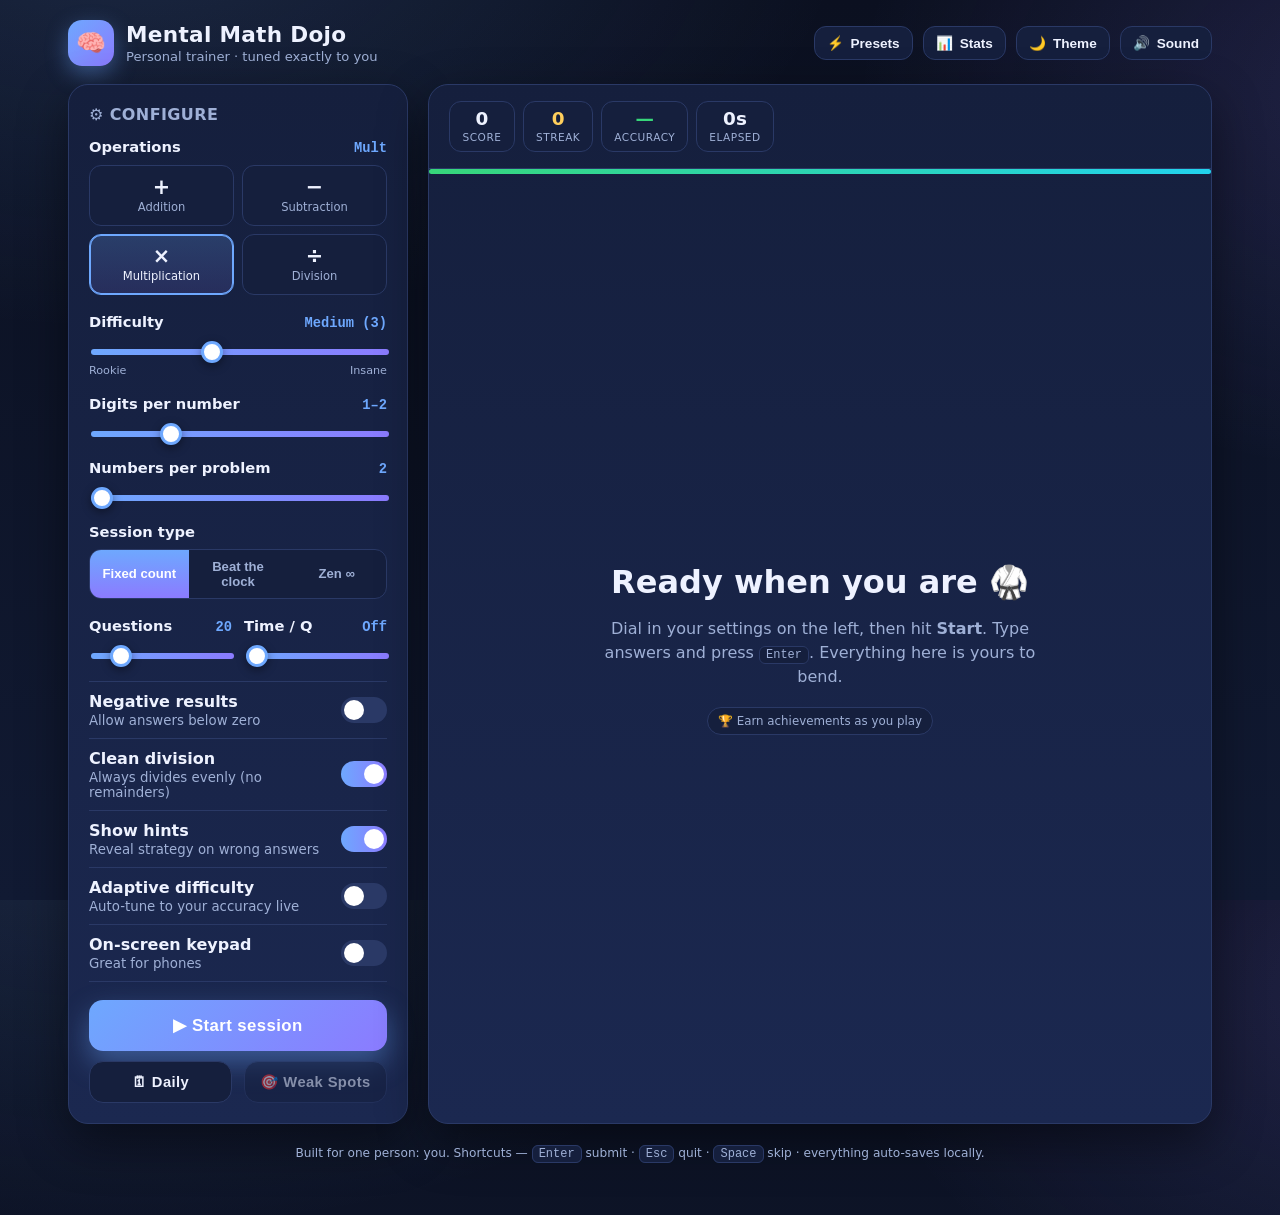
<file: mental-math.html>
<!DOCTYPE html>
<html lang="en">
<head>
<meta charset="UTF-8">
<meta name="viewport" content="width=device-width, initial-scale=1.0, viewport-fit=cover">
<meta name="theme-color" content="#0b1020">
<title>Mental Math Dojo</title>
<style>
  :root{
    --bg:#0b1020; --bg2:#111a33; --panel:#151f3d; --panel2:#1b2850;
    --ink:#eef2ff; --muted:#9fb0d6; --line:#2a3966;
    --brand:#6ea8fe; --brand2:#8b7bff; --good:#37d67a; --bad:#ff6b6b;
    --warn:#ffcf5c; --accent:#22d3ee;
    --card-radius:20px; --shadow:0 18px 50px rgba(0,0,0,.45);
    --font:'SF Pro Display',-apple-system,BlinkMacSystemFont,'Segoe UI',Roboto,Inter,system-ui,sans-serif;
    --mono:'SF Mono',ui-monospace,'JetBrains Mono',Menlo,Consolas,monospace;
  }
  :root[data-theme="light"]{
    --bg:#eef2fb; --bg2:#e3e9f7; --panel:#ffffff; --panel2:#f3f6ff;
    --ink:#0e1630; --muted:#586089; --line:#d7defa;
    --brand:#3567e6; --brand2:#7a5bff; --good:#12a150; --bad:#e0384f;
    --warn:#c98a00; --accent:#0aa2c0; --shadow:0 18px 50px rgba(30,50,120,.18);
  }
  *{box-sizing:border-box;-webkit-tap-highlight-color:transparent}
  html,body{margin:0;height:100%}

  /* ---- accessibility ---- */
  .sr-only{position:absolute!important;width:1px;height:1px;padding:0;margin:-1px;overflow:hidden;clip:rect(0,0,0,0);white-space:nowrap;border:0}
  .skip-link{position:absolute;left:8px;top:-48px;z-index:100;background:var(--brand);color:#fff;padding:10px 16px;border-radius:10px;font-weight:700;transition:top .15s;text-decoration:none}
  .skip-link:focus{top:8px}
  /* Visible, high-contrast focus ring on every interactive element */
  a:focus-visible,button:focus-visible,input:focus-visible,[tabindex]:focus-visible,.op:focus-visible,.preset:focus-visible,.sw input:focus-visible + span{
    outline:3px solid var(--accent);outline-offset:3px;border-radius:10px;
  }
  .answer:focus-visible{outline:3px solid var(--accent);outline-offset:3px}
  @media (prefers-reduced-motion: reduce){
    *,*::before,*::after{animation-duration:.001ms!important;animation-iteration-count:1!important;transition-duration:.001ms!important;scroll-behavior:auto!important}
  }
  body{
    font-family:var(--font); color:var(--ink);
    background:
      radial-gradient(1200px 700px at 10% -10%, rgba(110,168,254,.16), transparent 60%),
      radial-gradient(1000px 700px at 110% 10%, rgba(139,123,255,.16), transparent 55%),
      linear-gradient(180deg,var(--bg),var(--bg2));
    min-height:100%; -webkit-font-smoothing:antialiased; overflow-x:hidden;
    transition:background .4s ease,color .3s ease;
  }
  .wrap{max-width:1180px;margin:0 auto;padding:20px 18px 60px}
  header.top{
    display:flex;align-items:center;justify-content:space-between;gap:14px;
    margin-bottom:18px;flex-wrap:wrap;
  }
  .brand{display:flex;align-items:center;gap:12px}
  .logo{
    width:46px;height:46px;border-radius:14px;display:grid;place-items:center;
    background:linear-gradient(135deg,var(--brand),var(--brand2));
    box-shadow:0 8px 22px rgba(110,168,254,.4);font-size:24px;
  }
  .brand h1{font-size:1.35rem;margin:0;letter-spacing:.3px}
  .brand .sub{color:var(--muted);font-size:.82rem;margin-top:2px}
  .top-actions{display:flex;gap:10px;align-items:center;flex-wrap:wrap}
  .chip{
    background:var(--panel);border:1px solid var(--line);color:var(--ink);
    padding:8px 12px;border-radius:12px;font-size:.85rem;cursor:pointer;
    display:flex;align-items:center;gap:7px;font-weight:600;transition:.15s;
  }
  .chip:hover{border-color:var(--brand);transform:translateY(-1px)}
  .chip .k{color:var(--muted);font-weight:500}

  .grid{display:grid;grid-template-columns:340px 1fr;gap:20px}
  @media(max-width:900px){.grid{grid-template-columns:1fr}}

  .card{
    background:linear-gradient(180deg,var(--panel),var(--panel2));
    border:1px solid var(--line);border-radius:var(--card-radius);
    box-shadow:var(--shadow);
  }
  .pad{padding:20px}
  .settings h2,.stage h2{margin:0 0 14px;font-size:1rem;letter-spacing:.4px;text-transform:uppercase;color:var(--muted)}

  .field{margin-bottom:18px}
  .field > label{display:flex;justify-content:space-between;align-items:baseline;font-weight:600;font-size:.92rem;margin-bottom:9px}
  .field .val{color:var(--brand);font-variant-numeric:tabular-nums;font-family:var(--mono);font-size:.86rem}

  .ops{display:grid;grid-template-columns:repeat(2,1fr);gap:8px}
  .op{
    border:1px solid var(--line);background:var(--panel);border-radius:12px;
    padding:11px 8px;text-align:center;cursor:pointer;transition:.15s;user-select:none;
    display:flex;flex-direction:column;gap:2px;align-items:center;
    font:inherit;color:inherit;width:100%;
  }
  .op .sym{font-size:1.3rem;font-weight:700;line-height:1}
  .op .nm{font-size:.72rem;color:var(--muted)}
  .op.on{border-color:var(--brand);background:linear-gradient(180deg,rgba(110,168,254,.22),rgba(139,123,255,.14));box-shadow:inset 0 0 0 1px var(--brand)}
  .op.on .nm{color:var(--ink)}

  input[type=range]{
    -webkit-appearance:none;width:100%;height:6px;border-radius:6px;
    background:linear-gradient(90deg,var(--brand),var(--brand2));outline:none;
  }
  input[type=range]::-webkit-slider-thumb{
    -webkit-appearance:none;width:22px;height:22px;border-radius:50%;
    background:#fff;border:3px solid var(--brand);cursor:pointer;box-shadow:0 3px 10px rgba(0,0,0,.4)
  }
  input[type=range]::-moz-range-thumb{width:22px;height:22px;border-radius:50%;background:#fff;border:3px solid var(--brand);cursor:pointer}

  .seg{display:flex;background:var(--panel);border:1px solid var(--line);border-radius:12px;overflow:hidden}
  .seg button{flex:1;border:0;background:transparent;color:var(--muted);padding:9px 6px;font-weight:600;cursor:pointer;font-size:.82rem;transition:.15s}
  .seg button.on{background:linear-gradient(180deg,var(--brand),var(--brand2));color:#fff}

  .rowtwo{display:grid;grid-template-columns:1fr 1fr;gap:12px}

  .toggle{display:flex;align-items:center;justify-content:space-between;gap:10px;padding:10px 0;border-top:1px solid var(--line)}
  .toggle small{color:var(--muted);display:block;font-weight:400;margin-top:2px}
  .sw{position:relative;width:46px;height:26px;flex:0 0 auto}
  .sw input{opacity:0;width:0;height:0}
  .sw span{position:absolute;inset:0;background:var(--line);border-radius:20px;transition:.2s;cursor:pointer}
  .sw span::before{content:"";position:absolute;width:20px;height:20px;left:3px;top:3px;background:#fff;border-radius:50%;transition:.2s}
  .sw input:checked + span{background:linear-gradient(90deg,var(--brand),var(--brand2))}
  .sw input:checked + span::before{transform:translateX(20px)}

  .btn{
    width:100%;border:0;border-radius:14px;padding:15px;font-size:1.05rem;font-weight:800;
    cursor:pointer;letter-spacing:.4px;color:#fff;
    background:linear-gradient(135deg,var(--brand),var(--brand2));
    box-shadow:0 12px 28px rgba(110,168,254,.4);transition:.15s;
  }
  .btn:hover{transform:translateY(-2px);filter:brightness(1.06)}
  .btn.ghost{background:var(--panel);color:var(--ink);border:1px solid var(--line);box-shadow:none}
  .btn.small{padding:11px;font-size:.92rem}

  /* Stage */
  .stage{min-height:520px;display:flex;flex-direction:column}
  .stage-head{display:flex;justify-content:space-between;align-items:center;padding:16px 20px;border-bottom:1px solid var(--line);gap:12px;flex-wrap:wrap}
  .metrics{display:flex;gap:8px;flex-wrap:wrap}
  .metric{background:var(--panel);border:1px solid var(--line);border-radius:12px;padding:8px 12px;text-align:center;min-width:66px}
  .metric .n{font-size:1.15rem;font-weight:800;font-variant-numeric:tabular-nums;line-height:1}
  .metric .l{font-size:.66rem;color:var(--muted);text-transform:uppercase;letter-spacing:.5px;margin-top:3px}
  .metric.good .n{color:var(--good)} .metric.bad .n{color:var(--bad)} .metric.streak .n{color:var(--warn)}

  .timerbar{height:5px;background:var(--line);border-radius:5px;overflow:hidden;margin:0}
  .timerbar > i{display:block;height:100%;background:linear-gradient(90deg,var(--good),var(--accent));width:100%;transition:width .1s linear}
  .timerbar.warn > i{background:linear-gradient(90deg,var(--warn),var(--bad))}

  .play{flex:1;display:flex;flex-direction:column;align-items:center;justify-content:center;padding:34px 20px;text-align:center;position:relative}

  .qcount{color:var(--muted);font-size:.82rem;letter-spacing:.5px;margin-bottom:10px}
  .problem{
    font-size:clamp(2.6rem,9vw,5rem);font-weight:800;letter-spacing:1px;
    font-variant-numeric:tabular-nums;margin:6px 0 4px;line-height:1.05;
  }
  .problem .q{color:var(--brand)}
  .answer-wrap{margin-top:18px;width:min(360px,90%)}
  .answer{
    width:100%;text-align:center;font-size:2.2rem;font-weight:800;font-family:var(--mono);
    padding:14px;border-radius:16px;border:2px solid var(--line);background:var(--panel);
    color:var(--ink);outline:none;font-variant-numeric:tabular-nums;
  }
  .answer:focus{border-color:var(--brand);box-shadow:0 0 0 4px rgba(110,168,254,.2)}
  .answer.ok{border-color:var(--good);box-shadow:0 0 0 4px rgba(55,214,122,.22)}
  .answer.no{border-color:var(--bad);box-shadow:0 0 0 4px rgba(255,107,107,.22);animation:shake .4s}
  @keyframes shake{0%,100%{transform:translateX(0)}20%,60%{transform:translateX(-9px)}40%,80%{transform:translateX(9px)}}
  .hintline{min-height:24px;margin-top:12px;color:var(--muted);font-size:.9rem}
  .hintline.good{color:var(--good)} .hintline.bad{color:var(--bad)}

  /* keypad */
  .keypad{display:grid;grid-template-columns:repeat(3,1fr);gap:9px;width:min(340px,92%);margin-top:18px}
  .keypad button{
    padding:16px 0;font-size:1.35rem;font-weight:700;border-radius:14px;border:1px solid var(--line);
    background:var(--panel);color:var(--ink);cursor:pointer;font-family:var(--mono);transition:.1s;
  }
  .keypad button:active{transform:scale(.94);background:var(--panel2)}
  .keypad button.wide{grid-column:span 1}
  .keypad button.act{background:linear-gradient(135deg,var(--brand),var(--brand2));color:#fff;border:0}
  .keypad button.del{color:var(--bad)}

  .center-msg{text-align:center;max-width:440px}
  .center-msg .big{font-size:2rem;font-weight:800;margin-bottom:8px}
  .center-msg p{color:var(--muted);line-height:1.5}

  /* results */
  .results{padding:28px 22px;display:flex;flex-direction:column;align-items:center;gap:18px;flex:1;justify-content:center}
  .score-ring{position:relative;width:170px;height:170px}
  .score-ring .pct{position:absolute;inset:0;display:grid;place-items:center;flex-direction:column;text-align:center}
  .score-ring .pct b{font-size:2.6rem;line-height:1}
  .score-ring .pct span{color:var(--muted);font-size:.78rem}
  .res-grid{display:grid;grid-template-columns:repeat(4,1fr);gap:10px;width:100%;max-width:560px}
  @media(max-width:560px){.res-grid{grid-template-columns:repeat(2,1fr)}}
  .res-grid .metric{min-width:0}
  .res-actions{display:flex;gap:12px;width:100%;max-width:420px;flex-wrap:wrap}
  .res-actions .btn{flex:1;min-width:140px}

  .review{width:100%;max-width:620px;margin-top:6px}
  .review h3{font-size:.85rem;text-transform:uppercase;color:var(--muted);letter-spacing:.5px;margin:0 0 8px}
  .review-item{display:flex;justify-content:space-between;align-items:center;gap:10px;background:var(--panel);border:1px solid var(--line);border-radius:12px;padding:10px 14px;margin-bottom:7px;font-family:var(--mono);font-size:.95rem}
  .review-item .yours{color:var(--bad)} .review-item .right{color:var(--good);font-weight:700}
  .review-item.ok .right{color:var(--good)}
  .review-item .t{color:var(--muted);font-size:.8rem;font-family:var(--font)}

  /* toast + confetti */
  .toast{position:fixed;left:50%;bottom:26px;transform:translateX(-50%) translateY(30px);opacity:0;background:var(--panel);border:1px solid var(--line);padding:12px 18px;border-radius:14px;box-shadow:var(--shadow);font-weight:700;transition:.25s;z-index:60;pointer-events:none}
  .toast.show{opacity:1;transform:translateX(-50%) translateY(0)}
  canvas.fx{position:fixed;inset:0;pointer-events:none;z-index:50}

  /* modal */
  .modal-bg{position:fixed;inset:0;background:rgba(4,8,20,.6);backdrop-filter:blur(6px);display:none;place-items:center;z-index:70;padding:18px}
  .modal-bg.show{display:grid}
  .modal{width:min(560px,100%);max-height:86vh;overflow:auto}
  .modal .pad{padding:24px}
  .modal h2{margin-top:0}
  .kv{display:flex;justify-content:space-between;padding:9px 0;border-bottom:1px solid var(--line);font-size:.92rem}
  .kv b{font-variant-numeric:tabular-nums}
  .preset-grid{display:grid;grid-template-columns:1fr 1fr;gap:10px;margin-top:6px}
  .preset{border:1px solid var(--line);background:var(--panel);border-radius:14px;padding:14px;cursor:pointer;transition:.15s;font:inherit;color:inherit;text-align:left;width:100%}
  .preset:hover{border-color:var(--brand);transform:translateY(-2px)}
  .preset .pt{font-weight:800;margin-bottom:3px}
  .preset .pd{font-size:.76rem;color:var(--muted)}
  .close-x{cursor:pointer;color:var(--muted);font-size:1.3rem;border:0;background:none}

  .badges{display:flex;flex-wrap:wrap;gap:8px}
  .badge{font-size:.74rem;padding:6px 10px;border-radius:20px;border:1px solid var(--line);background:var(--panel);color:var(--muted)}
  .badge.earned{border-color:var(--warn);color:var(--warn);background:linear-gradient(180deg,rgba(255,207,92,.14),transparent)}

  .footer-note{text-align:center;color:var(--muted);font-size:.76rem;margin-top:22px}
  .kbd{font-family:var(--mono);font-size:.75rem;background:var(--panel);border:1px solid var(--line);border-radius:6px;padding:1px 6px}
  .hidden{display:none!important}
  .spark{display:flex;align-items:flex-end;gap:3px;height:34px}
  .spark i{width:7px;background:linear-gradient(180deg,var(--brand),var(--brand2));border-radius:3px 3px 0 0;transition:height .3s}
  .trend{display:flex;align-items:flex-end;gap:5px;height:90px;padding:10px;background:var(--panel);border:1px solid var(--line);border-radius:12px}
  .trend i{flex:1;min-width:6px;background:linear-gradient(180deg,var(--accent),var(--brand));border-radius:4px 4px 0 0;transition:height .3s}
</style>
</head>
<body>
<a href="#stage" class="skip-link">Skip to the practice area</a>
<div class="wrap">
  <header class="top">
    <div class="brand">
      <div class="logo" aria-hidden="true">🧠</div>
      <div>
        <h1>Mental Math Dojo</h1>
        <div class="sub">Personal trainer · tuned exactly to you</div>
      </div>
    </div>
    <nav class="top-actions" aria-label="App controls">
      <button class="chip" id="btnPresets"><span aria-hidden="true">⚡</span> <span>Presets</span></button>
      <button class="chip" id="btnStats"><span aria-hidden="true">📊</span> <span>Stats</span></button>
      <button class="chip" id="btnTheme" aria-pressed="false"><span aria-hidden="true">🌙</span> <span>Theme</span></button>
      <button class="chip" id="btnSound" aria-pressed="true"><span aria-hidden="true">🔊</span> <span>Sound</span></button>
    </nav>
  </header>

  <div class="grid">
    <!-- ============ SETTINGS ============ -->
    <section class="card settings pad" aria-labelledby="cfgH">
      <h2 id="cfgH"><span aria-hidden="true">⚙️</span> Configure</h2>

      <div class="field" role="group" aria-labelledby="opsLabel">
        <label id="opsLabel">Operations <span class="val" id="opsVal">Mixed</span></label>
        <div class="ops" id="ops">
          <button type="button" class="op" data-op="add" aria-pressed="false"><span class="sym" aria-hidden="true">+</span><span class="nm">Addition</span></button>
          <button type="button" class="op" data-op="sub" aria-pressed="false"><span class="sym" aria-hidden="true">−</span><span class="nm">Subtraction</span></button>
          <button type="button" class="op" data-op="mul" aria-pressed="false"><span class="sym" aria-hidden="true">×</span><span class="nm">Multiplication</span></button>
          <button type="button" class="op" data-op="div" aria-pressed="false"><span class="sym" aria-hidden="true">÷</span><span class="nm">Division</span></button>
        </div>
      </div>

      <div class="field">
        <label for="diff">Difficulty <span class="val" id="diffVal">Medium (3)</span></label>
        <input type="range" id="diff" min="1" max="6" step="1" value="3" aria-describedby="diffVal">
        <div style="display:flex;justify-content:space-between;color:var(--muted);font-size:.7rem;margin-top:5px" aria-hidden="true">
          <span>Rookie</span><span>Insane</span>
        </div>
      </div>

      <div class="field">
        <label for="digits">Digits per number <span class="val" id="digitsVal">1–2</span></label>
        <input type="range" id="digits" min="1" max="5" step="1" value="2" aria-describedby="digitsVal">
      </div>

      <div class="field">
        <label for="terms">Numbers per problem <span class="val" id="termsVal">2</span></label>
        <input type="range" id="terms" min="2" max="5" step="1" value="2" aria-describedby="termsVal">
      </div>

      <div class="field" role="group" aria-labelledby="modeLabel">
        <label id="modeLabel">Session type</label>
        <div class="seg" id="modeSeg" role="radiogroup" aria-labelledby="modeLabel">
          <button type="button" data-mode="count" class="on" role="radio" aria-checked="true">Fixed count</button>
          <button type="button" data-mode="time" role="radio" aria-checked="false">Beat the clock</button>
          <button type="button" data-mode="zen" role="radio" aria-checked="false">Zen ∞</button>
        </div>
      </div>

      <div class="rowtwo">
        <div class="field" id="countField">
          <label for="count">Questions <span class="val" id="countVal">20</span></label>
          <input type="range" id="count" min="5" max="100" step="5" value="20" aria-describedby="countVal">
        </div>
        <div class="field">
          <label for="perq">Time / Q <span class="val" id="perqVal">Off</span></label>
          <input type="range" id="perq" min="0" max="30" step="1" value="0" aria-describedby="perqVal">
        </div>
      </div>

      <div class="field" id="sessionTimeField" style="display:none">
        <label for="sessTime">Session length <span class="val" id="sessTimeVal">60s</span></label>
        <input type="range" id="sessTime" min="15" max="300" step="15" value="60" aria-describedby="sessTimeVal">
      </div>

      <div class="toggle">
        <div id="lNeg"><b>Negative results</b><small>Allow answers below zero</small></div>
        <label class="sw"><input type="checkbox" id="tNeg" aria-labelledby="lNeg"><span aria-hidden="true"></span></label>
      </div>
      <div class="toggle">
        <div id="lClean"><b>Clean division</b><small>Always divides evenly (no remainders)</small></div>
        <label class="sw"><input type="checkbox" id="tClean" checked aria-labelledby="lClean"><span aria-hidden="true"></span></label>
      </div>
      <div class="toggle">
        <div id="lHint"><b>Show hints</b><small>Reveal strategy on wrong answers</small></div>
        <label class="sw"><input type="checkbox" id="tHint" checked aria-labelledby="lHint"><span aria-hidden="true"></span></label>
      </div>
      <div class="toggle">
        <div id="lAdapt"><b>Adaptive difficulty</b><small>Auto-tune to your accuracy live</small></div>
        <label class="sw"><input type="checkbox" id="tAdapt" aria-labelledby="lAdapt"><span aria-hidden="true"></span></label>
      </div>
      <div class="toggle" style="border-bottom:1px solid var(--line)">
        <div id="lKeypad"><b>On-screen keypad</b><small>Great for phones</small></div>
        <label class="sw"><input type="checkbox" id="tKeypad" aria-labelledby="lKeypad"><span aria-hidden="true"></span></label>
      </div>

      <div style="margin-top:18px">
        <button class="btn" id="btnStart"><span aria-hidden="true">▶</span>  Start session</button>
      </div>
      <div class="rowtwo" style="margin-top:10px">
        <button class="btn ghost small" id="btnDaily"><span aria-hidden="true">🗓</span> Daily <span id="dailyBadge" class="sr-only">challenge</span></button>
        <button class="btn ghost small" id="btnReview"><span aria-hidden="true">🎯</span> Weak Spots <span id="reviewCount" class="k"></span></button>
      </div>
    </section>

    <!-- ============ STAGE ============ -->
    <section class="card stage" id="stage" aria-label="Practice area">
      <div class="stage-head">
        <div class="metrics" role="group" aria-label="Live session metrics">
          <div class="metric"><div class="n" id="mScore">0</div><div class="l">Score</div></div>
          <div class="metric streak"><div class="n" id="mStreak">0</div><div class="l">Streak</div></div>
          <div class="metric good"><div class="n" id="mAcc">—</div><div class="l">Accuracy</div></div>
          <div class="metric"><div class="n" id="mTime">0s</div><div class="l">Elapsed</div></div>
        </div>
        <div class="spark" id="spark" aria-hidden="true"></div>
      </div>
      <div class="timerbar" id="qbar" role="timer" aria-hidden="true"><i id="qbarFill"></i></div>

      <!-- idle -->
      <div class="play" id="idleView">
        <div class="center-msg">
          <div class="big">Ready when you are 🥋</div>
          <p>Dial in your settings on the left, then hit <b>Start</b>. Type answers and press <span class="kbd">Enter</span>. Everything here is yours to bend.</p>
          <div class="badges" id="idleBadges" style="justify-content:center;margin-top:18px"></div>
        </div>
      </div>

      <!-- playing -->
      <div class="play hidden" id="playView">
        <div class="qcount" id="qCount">Question 1</div>
        <div class="problem" id="problem" aria-hidden="true"><span class="q">7 × 8</span></div>
        <div class="answer-wrap">
          <label for="answer" class="sr-only" id="answerLabel">Your answer</label>
          <input class="answer" id="answer" type="text" inputmode="numeric" autocomplete="off"
                 placeholder="?" aria-labelledby="answerLabel" aria-describedby="problemSR">
        </div>
        <div class="hintline" id="hint" aria-hidden="true"></div>
        <div class="keypad hidden" id="keypad" role="group" aria-label="Number keypad"></div>
      </div>

      <!-- screen-reader-only live announcements -->
      <p class="sr-only" id="problemSR" aria-live="polite"></p>
      <p class="sr-only" id="srStatus" role="status" aria-live="polite"></p>

      <!-- results -->
      <div class="results hidden" id="resultView"></div>
    </section>
  </div>

  <div class="footer-note">
    Built for one person: you. Shortcuts — <span class="kbd">Enter</span> submit ·
    <span class="kbd">Esc</span> quit · <span class="kbd">Space</span> skip · everything auto-saves locally.
  </div>
</div>

<!-- toast + fx -->
<div class="toast" id="toast" role="status" aria-live="polite"></div>
<canvas class="fx hidden" id="fx" aria-hidden="true"></canvas>

<!-- presets modal -->
<div class="modal-bg" id="presetModal">
  <div class="card modal" role="dialog" aria-modal="true" aria-labelledby="presetH"><div class="pad">
    <div style="display:flex;justify-content:space-between;align-items:center">
      <h2 id="presetH"><span aria-hidden="true">⚡</span> Quick presets</h2><button class="close-x" data-close aria-label="Close presets dialog">✕</button>
    </div>
    <p style="color:var(--muted);margin-top:0">One tap loads a full configuration. Tweak afterwards freely.</p>
    <div class="preset-grid" id="presetGrid"></div>
  </div></div>
</div>

<!-- stats modal -->
<div class="modal-bg" id="statsModal">
  <div class="card modal" role="dialog" aria-modal="true" aria-labelledby="statsH"><div class="pad">
    <div style="display:flex;justify-content:space-between;align-items:center">
      <h2 id="statsH"><span aria-hidden="true">📊</span> Your progress</h2><button class="close-x" data-close aria-label="Close progress dialog">✕</button>
    </div>
    <div id="statsBody"></div>
    <div class="review" style="margin-top:16px">
      <h3>Achievements</h3>
      <div class="badges" id="allBadges"></div>
    </div>
    <div style="margin-top:18px;display:flex;gap:10px;flex-wrap:wrap">
      <button class="btn ghost small" id="btnExport" style="flex:1">⬇ Export data</button>
      <button class="btn ghost small" id="btnImport" style="flex:1">⬆ Import data</button>
      <button class="btn ghost small" id="btnReset" style="flex:1">Reset all stats</button>
    </div>
  </div></div>
</div>

<script>
"use strict";
/* ---------------- state & persistence ---------------- */
const LS='mmdojo.v1';
const defaults={
  ops:['mul'], diff:3, digits:2, terms:2, mode:'count',
  count:20, perq:0, sessTime:60,
  neg:false, clean:true, hint:true, adapt:false, keypad:false,
  theme:'dark', sound:true
};
let cfg=load();
function load(){ try{return {...defaults,...JSON.parse(localStorage.getItem(LS)||'{}').cfg}}catch(e){return{...defaults}} }
function stats(){ try{return JSON.parse(localStorage.getItem(LS)||'{}').stats||freshStats()}catch(e){return freshStats()} }
function freshStats(){return{sessions:0,totalQ:0,totalCorrect:0,bestStreak:0,bestScore:0,fastest:null,timePlayed:0,byOp:{add:{c:0,t:0},sub:{c:0,t:0},mul:{c:0,t:0},div:{c:0,t:0}},badges:[],history:[],mistakes:[],daily:{last:null,streak:0,best:0}}}
// migrate older saves that predate newer fields
function ensureStats(){ if(!ST.mistakes)ST.mistakes=[]; if(!ST.daily)ST.daily={last:null,streak:0,best:0}; }
function persist(){ localStorage.setItem(LS,JSON.stringify({cfg,stats:ST})); }
let ST=stats();

const $=id=>document.getElementById(id);
const opNames={add:'+',sub:'−',mul:'×',div:'÷'};
const diffNames=['','Rookie','Easy','Medium','Hard','Expert','Insane'];

/* ---------------- settings UI wiring ---------------- */
// convert a written problem ("7 × 8") to spoken words for screen readers
function speakMath(text){
  return text.replace(/×/g,' times ').replace(/÷/g,' divided by ')
             .replace(/−/g,' minus ').replace(/-/g,' minus ').replace(/\+/g,' plus ')
             .replace(/\s+/g,' ').trim();
}
function announce(msg){ const el=$('srStatus'); if(el){ el.textContent=''; requestAnimationFrame(()=>el.textContent=msg); } }

function paintOps(){
  document.querySelectorAll('#ops .op').forEach(el=>{
    const on=cfg.ops.includes(el.dataset.op);
    el.classList.toggle('on', on);
    el.setAttribute('aria-pressed', on?'true':'false');
  });
  const names={add:'Add',sub:'Sub',mul:'Mult',div:'Div'};
  $('opsVal').textContent = cfg.ops.length===4?'Mixed':(cfg.ops.length===0?'Pick one':cfg.ops.map(o=>names[o]).join(' + '));
}
document.querySelectorAll('#ops .op').forEach(el=>{
  el.onclick=()=>{
    const o=el.dataset.op;
    if(cfg.ops.includes(o)){ if(cfg.ops.length>1) cfg.ops=cfg.ops.filter(x=>x!==o); }
    else cfg.ops=[...cfg.ops,o];
    paintOps(); persist();
  };
});

function digitsLabel(){
  const map={1:'1',2:'1–2',3:'2–3',4:'3–4',5:'4–5'};
  return map[cfg.digits]||cfg.digits;
}
function bindRange(id,key,fmt){
  const el=$(id); el.value=cfg[key];
  const upd=()=>{ cfg[key]=+el.value; fmt(); persist(); };
  el.oninput=upd;
}
function refreshLabels(){
  $('diffVal').textContent=diffNames[cfg.diff]+' ('+cfg.diff+')';
  $('digitsVal').textContent=digitsLabel();
  $('termsVal').textContent=cfg.terms;
  $('countVal').textContent=cfg.count;
  $('perqVal').textContent=cfg.perq===0?'Off':cfg.perq+'s';
  $('sessTimeVal').textContent=cfg.sessTime+'s';
}
bindRange('diff','diff',()=>{$('diffVal').textContent=diffNames[cfg.diff]+' ('+cfg.diff+')'});
bindRange('digits','digits',()=>{$('digitsVal').textContent=digitsLabel()});
bindRange('terms','terms',()=>{$('termsVal').textContent=cfg.terms});
bindRange('count','count',()=>{$('countVal').textContent=cfg.count});
bindRange('perq','perq',()=>{$('perqVal').textContent=cfg.perq===0?'Off':cfg.perq+'s'});
bindRange('sessTime','sessTime',()=>{$('sessTimeVal').textContent=cfg.sessTime+'s'});

function paintMode(){
  document.querySelectorAll('#modeSeg button').forEach(b=>{
    const on=b.dataset.mode===cfg.mode;
    b.classList.toggle('on',on);
    b.setAttribute('aria-checked',on?'true':'false');
  });
  $('sessionTimeField').style.display = cfg.mode==='time'?'block':'none';
  $('countField').style.opacity = cfg.mode==='count'?'1':'.45';
}
document.querySelectorAll('#modeSeg button').forEach(b=>{
  b.onclick=()=>{cfg.mode=b.dataset.mode;paintMode();persist();};
});

function bindToggle(id,key){ const el=$(id); el.checked=cfg[key]; el.onchange=()=>{cfg[key]=el.checked;persist(); if(key==='keypad')syncKeypad();}; }
['tNeg:neg','tClean:clean','tHint:hint','tAdapt:adapt','tKeypad:keypad'].forEach(p=>{const[a,b]=p.split(':');bindToggle(a,b);});

/* ---------------- problem generation ---------------- */
// swappable RNG so the Daily Challenge is deterministic per calendar day
let RNG=Math.random;
function mulberry32(seed){ let a=seed>>>0; return function(){ a|=0;a=a+0x6D2B79F5|0; let t=Math.imul(a^a>>>15,1|a); t=t+Math.imul(t^t>>>7,61|t)^t; return ((t^t>>>14)>>>0)/4294967296; }; }
function randInt(min,max){return Math.floor(RNG()*(max-min+1))+min;}
function dateSeed(d=new Date()){ return d.getFullYear()*10000+(d.getMonth()+1)*100+d.getDate(); }
function todayKey(d=new Date()){ return d.getFullYear()+'-'+String(d.getMonth()+1).padStart(2,'0')+'-'+String(d.getDate()).padStart(2,'0'); }
function digitRange(d){ // returns [min,max] for a given "digits index"
  const ranges={1:[1,9],2:[1,20],3:[10,99],4:[100,999],5:[1000,9999]};
  return ranges[d]||[1,9];
}
// difficulty scales the magnitude within digit constraints
function scaledRange(){
  let [lo,hi]=digitRange(cfg.digits);
  const f=0.35+cfg.diff*0.11; // 0.46 .. 1.01
  hi=Math.max(lo+1,Math.round(hi*Math.min(1,f)));
  return [lo,hi];
}
function pickOp(){ return cfg.ops[randInt(0,cfg.ops.length-1)]; }

function makeProblem(){
  const [lo,hi]=scaledRange();
  const op=pickOp();
  // for multiplication/division at high digits, tame the second factor so it's mental-doable
  if(cfg.terms===2){
    if(op==='add'){
      const a=randInt(lo,hi),b=randInt(lo,hi);
      return {op,text:`${a} + ${b}`,ans:a+b};
    }
    if(op==='sub'){
      let a=randInt(lo,hi),b=randInt(lo,hi);
      if(!cfg.neg && b>a)[a,b]=[b,a];
      return {op,text:`${a} − ${b}`,ans:a-b};
    }
    if(op==='mul'){
      const cap=[9,12,20,40,99,199][cfg.diff]; // 2nd factor cap by difficulty
      const a=randInt(lo,hi), b=randInt(Math.min(2,lo),Math.min(hi,cap));
      return {op,text:`${a} × ${b}`,ans:a*b};
    }
    if(op==='div'){
      const cap=[9,10,12,20,40,99][cfg.diff];
      const b=randInt(2,Math.min(hi,cap));
      if(cfg.clean){
        const q=randInt(lo,Math.max(lo+1,Math.round(hi/1)));
        const a=b*q;
        return {op,text:`${a} ÷ ${b}`,ans:q};
      }else{
        const a=randInt(lo,hi*b);
        return {op,text:`${a} ÷ ${b}`,ans:+(a/b).toFixed(2)};
      }
    }
  }
  // 3+ terms — chain additions/subtractions (safer mentally), sprinkle mul if selected
  const n=cfg.terms;
  let parts=[randInt(lo,hi)]; let val=parts[0]; let expr=`${parts[0]}`;
  for(let i=1;i<n;i++){
    let o=pickOp();
    if((o==='div')||(o==='mul' && val>999)) o = Math.random()<0.5?'add':'sub';
    let t=randInt(lo,hi);
    if(o==='add'){val+=t;expr+=` + ${t}`;}
    else if(o==='sub'){ if(!cfg.neg && t>val)t=randInt(1,Math.max(1,val)); val-=t;expr+=` − ${t}`;}
    else if(o==='mul'){ t=randInt(2,[5,6,8,10,12,15][cfg.diff]); val*=t;expr+=` × ${t}`;}
    else {val+=t;expr+=` + ${t}`;}
  }
  return {op:'mix',text:expr,ans:val};
}

function hintFor(p){
  if(!cfg.hint) return '';
  if(p.op==='mul'){
    const m=p.text.match(/(\d+) × (\d+)/);
    if(m){const a=+m[1],b=+m[2];
      if(b===9)return `Tip: ×9 = ×10 − once. ${a}×10=${a*10}, minus ${a} = ${a*9}.`;
      if(b===5)return `Tip: ×5 = ×10 ÷ 2 → ${a*10}/2 = ${a*5}.`;
      return `Tip: break it up → ${a}×${b} = ${a}×${b-b%10>0?(b-b%10):b}...`;
    }
  }
  if(p.op==='add') return `Tip: round to a friendly number, then adjust.`;
  if(p.op==='sub') return `Tip: count up from the smaller number.`;
  if(p.op==='div') return `Tip: what times the divisor gets close?`;
  return `Tip: work left to right, one step at a time.`;
}

/* ---------------- session engine ---------------- */
let S=null; // running session
function newSession(){
  return {i:0,score:0,streak:0,correct:0,answered:0,startedAt:Date.now(),
    qStart:0,qTimer:null,sessTimer:null,tickTimer:null,cur:null,items:[],speeds:[],
    liveDiff:cfg.diff, done:false, queue:null, special:null, total:null};
}
function view(which){
  $('idleView').classList.toggle('hidden',which!=='idle');
  $('playView').classList.toggle('hidden',which!=='play');
  $('resultView').classList.toggle('hidden',which!=='result');
}
function syncKeypad(){
  const on = cfg.keypad && S && !S.done;
  $('keypad').classList.toggle('hidden',!on);
  if(on) buildKeypad();
  $('answer').readOnly = !!cfg.keypad;
}
function buildKeypad(){
  const kp=$('keypad'); if(kp.dataset.built)return;
  const keys=['7','8','9','4','5','6','1','2','3','±','0','⌫'];
  kp.innerHTML='';
  keys.forEach(k=>{
    const b=document.createElement('button');
    b.textContent=k; b.type='button';
    if(k==='⌫'){b.className='del';b.setAttribute('aria-label','Delete last digit');}
    if(k==='±')b.setAttribute('aria-label','Toggle negative sign');
    b.onclick=()=>{
      const a=$('answer');
      if(k==='⌫')a.value=a.value.slice(0,-1);
      else if(k==='±')a.value=a.value.startsWith('-')?a.value.slice(1):'-'+a.value;
      else a.value+=k;
      a.dispatchEvent(new Event('input'));
    };
    kp.appendChild(b);
  });
  const go=document.createElement('button');
  go.textContent='Enter ⏎'; go.type='button'; go.className='act'; go.style.gridColumn='span 3';
  go.setAttribute('aria-label','Submit answer');
  go.onclick=submit; kp.appendChild(go);
  kp.dataset.built='1';
}

function buildDailyQueue(){
  const n=15; const q=[]; const prevRNG=RNG; RNG=mulberry32(dateSeed());
  const saved={ops:cfg.ops,diff:cfg.diff,digits:cfg.digits,terms:cfg.terms,neg:cfg.neg,clean:cfg.clean};
  Object.assign(cfg,{ops:['add','sub','mul','div'],diff:3,digits:2,terms:2,neg:false,clean:true});
  for(let i=0;i<n;i++)q.push(makeProblem());
  Object.assign(cfg,saved); RNG=prevRNG; return q;
}
function buildReviewQueue(){
  ensureStats();
  // spaced review: oldest-missed first, up to 15
  return ST.mistakes.slice().sort((a,b)=>(a.due||0)-(b.due||0)).slice(0,15)
    .map(m=>({op:m.op,text:m.text,ans:m.ans,_review:true}));
}

function start(kind){
  ensureStats();
  if(kind==='daily'){
    if(ST.daily.last===todayKey()){ if(!confirm("You've done today's Daily Challenge. Play it again for practice? (It won't change your day streak.)"))return; }
  }
  if(kind==='review'){
    const q=buildReviewQueue();
    if(!q.length){toast('No mistakes logged yet — great job!');return;}
  }
  if(!kind && cfg.ops.length===0){toast('Pick at least one operation');return;}
  S=newSession(); S.special=kind||null;
  if(kind==='daily'){ S.queue=buildDailyQueue(); S.total=S.queue.length; }
  else if(kind==='review'){ S.queue=buildReviewQueue(); S.total=S.queue.length; }
  else if(cfg.mode==='count'){ S.total=cfg.count; }
  view('play'); syncKeypad();
  $('mScore').textContent='0';$('mStreak').textContent='0';$('mAcc').textContent='—';$('mTime').textContent='0s';
  $('spark').innerHTML='';
  S.tickTimer=setInterval(()=>{ $('mTime').textContent=Math.floor((Date.now()-S.startedAt)/1000)+'s'; },250);
  if(!S.queue && cfg.mode==='time'){
    S.sessTimer=setTimeout(()=>finish('time'), cfg.sessTime*1000);
  }
  const modeMsg = kind==='daily'?'Daily Challenge started.':kind==='review'?'Weak Spots review started.':'Session started.';
  announce(modeMsg);
  nextQ();
  setTimeout(()=>$('answer').focus(),50);
}

function nextQ(){
  if(S.done)return;
  if(S.queue){
    if(S.i>=S.queue.length) return finish(S.special);
    S.cur=S.queue[S.i]; S.i++;
  }else{
    if(cfg.mode==='count' && S.i>=cfg.count){return finish('count');}
    if(cfg.adapt){ // nudge live difficulty by recent accuracy
      const recentWrong=S.items.slice(-4).filter(x=>!x.ok).length;
      if(S.answered>=4){
        if(recentWrong===0 && S.liveDiff<6)S.liveDiff++;
        else if(recentWrong>=3 && S.liveDiff>1)S.liveDiff--;
        cfg.diff=S.liveDiff; $('diff').value=cfg.diff; refreshLabels();
      }
    }
    S.cur=makeProblem(); S.i++;
  }
  const totalTxt = S.total?` / ${S.total}`:'';
  $('qCount').textContent = (S.special==='daily'?'🗓 Daily · ':S.special==='review'?'🎯 Weak Spots · ':'')+`Question ${S.i}${totalTxt}`;
  $('problem').innerHTML=`<span class="q">${S.cur.text}</span>`;
  const qn = cfg.mode==='count'?`Question ${S.i} of ${cfg.count}. `:`Question ${S.i}. `;
  $('problemSR').textContent = qn + 'What is ' + speakMath(S.cur.text) + '?';
  const a=$('answer'); a.value=''; a.className='answer'; a.focus();
  $('hint').textContent=''; $('hint').className='hintline';
  S.qStart=Date.now();
  // per-question timer
  clearInterval(S.qTimer); const bar=$('qbar'),fill=$('qbarFill');
  if(cfg.perq>0){
    bar.style.visibility='visible'; fill.style.width='100%'; bar.classList.remove('warn');
    const t0=Date.now();
    S.qTimer=setInterval(()=>{
      const el=(Date.now()-t0)/1000, left=Math.max(0,cfg.perq-el);
      fill.style.width=(left/cfg.perq*100)+'%';
      bar.classList.toggle('warn',left<cfg.perq*0.34);
      if(left<=0){clearInterval(S.qTimer); timeoutQ();}
    },80);
  }else{ fill.style.width='100%'; }
}

function timeoutQ(){
  const a=$('answer'); a.className='answer no';
  grade(false,null,true);
}

$('answer').addEventListener('input',()=>{ /* live nothing, submit on enter */ });

function submit(){
  if(!S||S.done)return;
  const raw=$('answer').value.trim();
  if(raw===''||raw==='-')return;
  const val=Number(raw);
  if(Number.isNaN(val))return;
  const ok=Math.abs(val-S.cur.ans)<1e-9;
  grade(ok,val,false);
}

function grade(ok,val,timedOut){
  clearInterval(S.qTimer);
  const dt=(Date.now()-S.qStart)/1000;
  S.answered++;
  S.speeds.push(dt);
  S.items.push({text:S.cur.text,ans:S.cur.ans,your:timedOut?'—':val,ok,dt,op:S.cur.op});
  // op stats
  if(S.cur.op && ST.byOp[S.cur.op]){ST.byOp[S.cur.op].t++; if(ok)ST.byOp[S.cur.op].c++;}
  // mistake bank (spaced review source)
  ensureStats();
  const mi=ST.mistakes.findIndex(m=>m.text===S.cur.text);
  if(!ok){
    if(mi>=0){ST.mistakes[mi].misses++;ST.mistakes[mi].due=Date.now();}
    else{ST.mistakes.push({text:S.cur.text,ans:S.cur.ans,op:S.cur.op,misses:1,due:Date.now()}); }
    if(ST.mistakes.length>60)ST.mistakes.sort((a,b)=>b.misses-a.misses),ST.mistakes.length=60;
  }else if(mi>=0){
    // got it right — if reviewing it, retire it; otherwise soften its priority
    if(S.cur._review) ST.mistakes.splice(mi,1);
    else { ST.mistakes[mi].misses--; if(ST.mistakes[mi].misses<=0)ST.mistakes.splice(mi,1); }
  }
  const a=$('answer');
  if(ok){
    S.correct++; S.streak++;
    const speedBonus=Math.max(0,Math.round((cfg.perq||8)-dt))*2;
    const base=50+cfg.diff*10;
    const gained=base+speedBonus+S.streak*5;
    S.score+=gained;
    a.className='answer ok';
    if(cfg.hint){$('hint').className='hintline good';$('hint').textContent=`✓ +${gained}${S.streak>2?'  🔥 '+S.streak+' streak!':''}`;}
    announce(`Correct. Plus ${gained} points.${S.streak>2?' '+S.streak+' in a row.':''}`);
    beep(660,0.06); if(S.streak>0&&S.streak%5===0){confetti();beep(880,0.08);}
  }else{
    S.streak=0;
    a.className='answer no';
    if(cfg.hint){$('hint').className='hintline bad';$('hint').textContent=(timedOut?'⏱ Time! ':'✗ ')+`Answer: ${S.cur.ans}. ${hintFor(S.cur)}`;}
    announce((timedOut?'Time up. ':'Incorrect. ')+`The answer was ${S.cur.ans}. `+(cfg.hint?hintFor(S.cur):''));
    beep(180,0.12,'square');
  }
  updateMetrics(); pushSpark(dt,ok);
  const delay = ok?420:(cfg.hint?1500:700);
  setTimeout(()=>{ if(!S.done) nextQ(); }, timedOut?1500:delay);
}

function updateMetrics(){
  $('mScore').textContent=S.score;
  $('mStreak').textContent=S.streak;
  const acc=S.answered?Math.round(S.correct/S.answered*100):0;
  $('mAcc').textContent=S.answered?acc+'%':'—';
}
function pushSpark(dt,ok){
  const sp=$('spark'); const i=document.createElement('i');
  const h=Math.max(6,34-Math.min(30,dt*4));
  i.style.height=h+'px'; if(!ok)i.style.background='var(--bad)';
  sp.appendChild(i); while(sp.children.length>14)sp.removeChild(sp.firstChild);
}

function finish(reason){
  if(!S||S.done)return;
  S.done=true;
  clearInterval(S.tickTimer);clearInterval(S.qTimer);clearTimeout(S.sessTimer);
  $('keypad').classList.add('hidden');
  const elapsed=(Date.now()-S.startedAt)/1000;
  const acc=S.answered?Math.round(S.correct/S.answered*100):0;
  const avg=S.speeds.length?(S.speeds.reduce((a,b)=>a+b,0)/S.speeds.length):0;
  const fastest=S.speeds.length?Math.min(...S.speeds):0;
  // persist stats
  ST.sessions++; ST.totalQ+=S.answered; ST.totalCorrect+=S.correct;
  ST.bestStreak=Math.max(ST.bestStreak,Math.max(...S.items.map((_,idx)=>{let s=0,m=0;for(let j=0;j<=idx;j++){s=S.items[j].ok?s+1:0;m=Math.max(m,s);}return m;}),0));
  ST.bestScore=Math.max(ST.bestScore,S.score);
  ST.timePlayed+=Math.round(elapsed);
  if(S.correct>0 && (ST.fastest===null||fastest<ST.fastest))ST.fastest=+fastest.toFixed(2);
  ST.history.push({t:Date.now(),score:S.score,acc,q:S.answered,ops:[...cfg.ops]});
  if(ST.history.length>50)ST.history=ST.history.slice(-50);
  ensureStats();
  if(S.special==='daily' && ST.daily.last!==todayKey()){
    const yesterday=todayKey(new Date(Date.now()-86400000));
    ST.daily.streak=(ST.daily.last===yesterday)?ST.daily.streak+1:1;
    ST.daily.last=todayKey();
    ST.daily.best=Math.max(ST.daily.best||0,ST.daily.streak);
  }
  const newBadges=checkBadges({acc,score:S.score,avg,fastest,q:S.answered});
  persist();

  renderResults({reason,acc,avg,fastest,elapsed,newBadges});
  view('result');
  if(acc>=90)confetti(true);
}

function renderResults({reason,acc,avg,fastest,elapsed,newBadges}){
  const rv=$('resultView');
  const grade = acc>=95?['S','var(--warn)']:acc>=85?['A','var(--good)']:acc>=70?['B','var(--brand)']:acc>=50?['C','var(--accent)']:['D','var(--bad)'];
  const circ=2*Math.PI*76;
  const dash=circ*acc/100;
  const wrong=S.items.filter(x=>!x.ok);
  rv.innerHTML=`
    <div class="score-ring">
      <svg width="170" height="170">
        <circle cx="85" cy="85" r="76" stroke="var(--line)" stroke-width="12" fill="none"/>
        <circle cx="85" cy="85" r="76" stroke="${grade[1]}" stroke-width="12" fill="none"
          stroke-linecap="round" stroke-dasharray="${dash} ${circ}" transform="rotate(-90 85 85)"/>
      </svg>
      <div class="pct"><div><b style="color:${grade[1]}">${grade[0]}</b><span>${acc}% accuracy</span></div></div>
    </div>
    <div class="res-grid">
      <div class="metric"><div class="n">${S.score}</div><div class="l">Score</div></div>
      <div class="metric good"><div class="n">${S.correct}/${S.answered}</div><div class="l">Correct</div></div>
      <div class="metric"><div class="n">${avg.toFixed(1)}s</div><div class="l">Avg / Q</div></div>
      <div class="metric streak"><div class="n">${fastest.toFixed(1)}s</div><div class="l">Fastest</div></div>
    </div>
    ${newBadges.length?`<div class="badges">${newBadges.map(b=>`<span class="badge earned">🏆 ${b}</span>`).join('')}</div>`:''}
    <div class="res-actions">
      <button class="btn" id="btnAgain">↻ Play again</button>
      <button class="btn ghost" id="btnBack">⚙ Settings</button>
    </div>
    ${wrong.length?`<div class="review"><h3>Review · ${wrong.length} missed</h3>
      ${wrong.slice(0,12).map(w=>`<div class="review-item"><span>${w.text} = <span class="right">${w.ans}</span></span><span class="yours">you: ${w.your}</span></div>`).join('')}
    </div>`:`<div class="review"><h3>Flawless run — nothing to review 🎯</h3></div>`}
  `;
  const againKind=S.special;
  $('btnAgain').onclick=()=>start(againKind||undefined);
  $('btnBack').onclick=()=>{view('idle');renderIdleBadges();refreshModeButtons();$('btnStart').focus();};
  announce(`Session complete. Grade ${grade[0]}. ${acc} percent accuracy. ${S.correct} of ${S.answered} correct. Score ${S.score}.`);
  setTimeout(()=>$('btnAgain').focus(),120);
}

function quit(){
  if(S&&!S.done){ if(S.answered>0)finish('quit'); else {S.done=true;clearInterval(S.tickTimer);view('idle');} }
}

/* ---------------- badges ---------------- */
const BADGES=[
  ['First Steps','Finish your first session',s=>ST.sessions>=1],
  ['Sharpshooter','90%+ accuracy in a session',s=>s.acc>=90],
  ['Perfect','100% accuracy',s=>s.acc===100&&s.q>=5],
  ['Speed Demon','Answer under 1.5s average',s=>s.avg>0&&s.avg<1.5&&s.q>=5],
  ['Lightning','A single answer under 0.8s',s=>s.fastest>0&&s.fastest<0.8],
  ['Century','Answer 100 questions total',s=>ST.totalQ>=100],
  ['Marathon','Answer 1000 questions total',s=>ST.totalQ>=1000],
  ['On Fire','10-answer streak',s=>ST.bestStreak>=10],
  ['Unstoppable','25-answer streak',s=>ST.bestStreak>=25],
  ['High Roller','Score over 3000 in one run',s=>s.score>3000],
  ['Dedicated','Play 25 sessions',s=>ST.sessions>=25],
];
function checkBadges(ctx){
  const earned=[];
  BADGES.forEach(([name,,test])=>{
    if(!ST.badges.includes(name) && test(ctx)){ ST.badges.push(name); earned.push(name); }
  });
  return earned;
}
function renderIdleBadges(){
  const el=$('idleBadges'); if(!el)return;
  const recent=ST.badges.slice(-4);
  el.innerHTML = ST.badges.length? recent.map(b=>`<span class="badge earned">🏆 ${b}</span>`).join('')
    : `<span class="badge">🏆 Earn achievements as you play</span>`;
}

/* ---------------- presets ---------------- */
const PRESETS=[
  ['Times Tables','×, 1–2 digits, easy',{ops:['mul'],diff:2,digits:2,terms:2,mode:'count',count:20,perq:0}],
  ['Speed Drill','Mixed, 15s clock',{ops:['add','sub','mul','div'],diff:3,digits:2,terms:2,mode:'time',sessTime:60,perq:0}],
  ['Addition Ladder','+ only, 2–3 digits',{ops:['add'],diff:4,digits:3,terms:3,mode:'count',count:20,perq:0}],
  ['Division Focus','÷ clean, medium',{ops:['div'],diff:3,digits:3,terms:2,clean:true,mode:'count',count:15,perq:0}],
  ['Zen Practice','Mixed, no pressure',{ops:['add','sub','mul','div'],diff:3,digits:2,terms:2,mode:'zen',perq:0}],
  ['Insane Mode','Everything, 4 terms',{ops:['add','sub','mul','div'],diff:6,digits:3,terms:4,mode:'count',count:25,perq:12,adapt:true}],
];
function openPresets(){
  const g=$('presetGrid'); g.innerHTML='';
  PRESETS.forEach(([t,d,patch])=>{
    const el=document.createElement('button'); el.type='button'; el.className='preset';
    el.innerHTML=`<div class="pt">${t}</div><div class="pd">${d}</div>`;
    el.setAttribute('aria-label',`${t}. ${d}`);
    el.onclick=()=>{ cfg={...cfg,...patch}; syncAllUI(); persist(); closeModals(); toast(`Loaded “${t}”`); announce(`Loaded ${t} preset.`); };
    g.appendChild(el);
  });
  openModal($('presetModal'));
}

/* ---------------- stats modal ---------------- */
function openStats(){
  const b=$('statsBody');
  const acc=ST.totalQ?Math.round(ST.totalCorrect/ST.totalQ*100):0;
  const mins=Math.round(ST.timePlayed/60);
  const opRow=Object.entries(ST.byOp).map(([k,v])=>`<div class="kv"><span>${({add:'Addition',sub:'Subtraction',mul:'Multiplication',div:'Division'})[k]} ${opNames[k]}</span><b>${v.t?Math.round(v.c/v.t*100):0}% <span style="color:var(--muted)">(${v.c}/${v.t})</span></b></div>`).join('');
  ensureStats();
  // accuracy trend chart from last sessions
  const h=ST.history.slice(-16);
  const trend = h.length>1 ? `
    <h3 style="font-size:.8rem;text-transform:uppercase;color:var(--muted);margin:16px 0 6px">Accuracy trend · last ${h.length} sessions</h3>
    <div class="trend" role="img" aria-label="Accuracy over your last ${h.length} sessions, ranging ${Math.min(...h.map(x=>x.acc))} to ${Math.max(...h.map(x=>x.acc))} percent">
      ${h.map(x=>`<i style="height:${Math.max(4,x.acc)}%" title="${x.acc}%"></i>`).join('')}
    </div>` : '';
  b.innerHTML=`
    <div class="kv"><span>Sessions played</span><b>${ST.sessions}</b></div>
    <div class="kv"><span>Questions answered</span><b>${ST.totalQ}</b></div>
    <div class="kv"><span>Lifetime accuracy</span><b>${acc}%</b></div>
    <div class="kv"><span>Best streak</span><b>${ST.bestStreak}</b></div>
    <div class="kv"><span>Best score</span><b>${ST.bestScore}</b></div>
    <div class="kv"><span>Fastest answer</span><b>${ST.fastest!==null?ST.fastest+'s':'—'}</b></div>
    <div class="kv"><span>Daily streak</span><b>🔥 ${ST.daily.streak} <span style="color:var(--muted)">(best ${ST.daily.best||0})</span></b></div>
    <div class="kv"><span>Problems to review</span><b>${ST.mistakes.length}</b></div>
    <div class="kv"><span>Time trained</span><b>${mins} min</b></div>
    ${trend}
    <h3 style="font-size:.8rem;text-transform:uppercase;color:var(--muted);margin:16px 0 4px">By operation</h3>
    ${opRow}`;
  const ab=$('allBadges');
  ab.innerHTML=BADGES.map(([n,d])=>`<span class="badge ${ST.badges.includes(n)?'earned':''}" title="${d}">${ST.badges.includes(n)?'🏆':'🔒'} ${n}</span>`).join('');
  openModal($('statsModal'));
}
$('btnReset').onclick=()=>{ if(confirm('Erase all stats and achievements? This cannot be undone.')){ST=freshStats();persist();openStats();renderIdleBadges();refreshModeButtons();toast('Stats reset');} };
$('btnExport').onclick=async()=>{
  const data=JSON.stringify({cfg,stats:ST});
  try{ await navigator.clipboard.writeText(data); toast('Progress copied to clipboard'); }
  catch(e){ window.prompt('Copy your progress data:',data); }
};
$('btnImport').onclick=()=>{
  const raw=window.prompt('Paste your exported progress data:');
  if(!raw)return;
  try{ const o=JSON.parse(raw);
    if(o.stats)ST={...freshStats(),...o.stats};
    if(o.cfg)cfg={...defaults,...o.cfg};
    ensureStats(); persist(); syncAllUI(); openStats(); toast('Progress imported');
  }catch(e){ toast('Import failed — invalid data'); }
};

/* ---------------- theme / sound ---------------- */
function applyTheme(){ document.documentElement.setAttribute('data-theme',cfg.theme==='light'?'light':'dark'); $('btnTheme').innerHTML='<span aria-hidden="true">'+(cfg.theme==='light'?'☀️':'🌙')+'</span> <span>Theme</span>'; $('btnTheme').setAttribute('aria-pressed',cfg.theme==='light'?'true':'false'); $('btnTheme').setAttribute('aria-label',cfg.theme==='light'?'Switch to dark theme':'Switch to light theme'); }
$('btnTheme').onclick=()=>{cfg.theme=cfg.theme==='light'?'dark':'light';applyTheme();persist();};
function syncSoundBtn(){$('btnSound').innerHTML='<span aria-hidden="true">'+(cfg.sound?'🔊':'🔇')+'</span> <span>Sound</span>';$('btnSound').setAttribute('aria-pressed',cfg.sound?'true':'false');$('btnSound').setAttribute('aria-label',cfg.sound?'Sound on. Turn off':'Sound off. Turn on');}
$('btnSound').onclick=()=>{cfg.sound=!cfg.sound;syncSoundBtn();persist();if(cfg.sound)beep(660,.06);};

let AC=null;
function beep(freq,dur=0.07,type='sine'){
  if(!cfg.sound)return;
  try{ AC=AC||new(window.AudioContext||window.webkitAudioContext)();
    const o=AC.createOscillator(),g=AC.createGain();
    o.type=type;o.frequency.value=freq;o.connect(g);g.connect(AC.destination);
    g.gain.setValueAtTime(0.0001,AC.currentTime);
    g.gain.exponentialRampToValueAtTime(0.16,AC.currentTime+0.01);
    g.gain.exponentialRampToValueAtTime(0.0001,AC.currentTime+dur);
    o.start();o.stop(AC.currentTime+dur);
  }catch(e){}
}

/* ---------------- confetti ---------------- */
const fx=$('fx'),fxc=fx.getContext('2d'); let parts=[],fxRun=false;
function sizeFx(){fx.width=innerWidth;fx.height=innerHeight;}
addEventListener('resize',sizeFx);sizeFx();
const reduceMotion=window.matchMedia&&window.matchMedia('(prefers-reduced-motion: reduce)').matches;
function confetti(big=false){
  if(reduceMotion)return;
  fx.classList.remove('hidden'); sizeFx();
  const colors=['#6ea8fe','#8b7bff','#37d67a','#ffcf5c','#22d3ee','#ff6b6b'];
  const n=big?160:60;
  for(let i=0;i<n;i++)parts.push({x:innerWidth/2,y:innerHeight*0.35,
    vx:(Math.random()-0.5)*(big?16:11),vy:(Math.random()-1)*(big?15:11)-4,
    g:0.32,c:colors[i%colors.length],s:Math.random()*6+4,r:Math.random()*6,vr:(Math.random()-.5)*.4,life:1});
  if(!fxRun){fxRun=true;requestAnimationFrame(stepFx);}
}
function stepFx(){
  fxc.clearRect(0,0,fx.width,fx.height);
  parts.forEach(p=>{p.vy+=p.g;p.x+=p.vx;p.y+=p.vy;p.r+=p.vr;p.life-=0.008;
    fxc.save();fxc.translate(p.x,p.y);fxc.rotate(p.r);fxc.globalAlpha=Math.max(0,p.life);
    fxc.fillStyle=p.c;fxc.fillRect(-p.s/2,-p.s/2,p.s,p.s*0.6);fxc.restore();});
  parts=parts.filter(p=>p.life>0&&p.y<fx.height+40);
  if(parts.length)requestAnimationFrame(stepFx);
  else{fxRun=false;fx.classList.add('hidden');}
}

/* ---------------- toast ---------------- */
let toastT;
function toast(msg){const t=$('toast');t.textContent=msg;t.classList.add('show');clearTimeout(toastT);toastT=setTimeout(()=>t.classList.remove('show'),1900);}

/* ---------------- modal plumbing (accessible) ---------------- */
let lastFocus=null, openModalEl=null;
function focusables(root){return [...root.querySelectorAll('button,[href],input,select,textarea,[tabindex]:not([tabindex="-1"])')].filter(el=>!el.disabled&&el.offsetParent!==null);}
function openModal(m){
  lastFocus=document.activeElement; openModalEl=m;
  m.classList.add('show');
  const f=focusables(m); (f[0]||m.querySelector('.modal')).focus();
}
function closeModals(){
  document.querySelectorAll('.modal-bg').forEach(m=>m.classList.remove('show'));
  openModalEl=null;
  if(lastFocus&&lastFocus.focus){lastFocus.focus();lastFocus=null;}
}
document.querySelectorAll('[data-close]').forEach(b=>b.onclick=closeModals);
document.querySelectorAll('.modal-bg').forEach(m=>m.onclick=e=>{if(e.target===m)closeModals();});
// focus trap
document.addEventListener('keydown',e=>{
  if(e.key!=='Tab'||!openModalEl)return;
  const f=focusables(openModalEl); if(!f.length)return;
  const first=f[0],last=f[f.length-1];
  if(e.shiftKey&&document.activeElement===first){e.preventDefault();last.focus();}
  else if(!e.shiftKey&&document.activeElement===last){e.preventDefault();first.focus();}
});
$('btnPresets').onclick=openPresets;
$('btnStats').onclick=openStats;
$('btnStart').onclick=()=>start();
$('btnDaily').onclick=()=>start('daily');
$('btnReview').onclick=()=>start('review');
function refreshModeButtons(){
  ensureStats();
  const done=ST.daily.last===todayKey();
  $('btnDaily').innerHTML=`<span aria-hidden="true">🗓</span> Daily${ST.daily.streak>0?' 🔥'+ST.daily.streak:''}${done?' ✓':''}`;
  $('btnDaily').setAttribute('aria-label',`Daily Challenge.${done?' Completed today.':''}${ST.daily.streak>0?' Day streak '+ST.daily.streak+'.':''}`);
  const n=ST.mistakes.length;
  $('btnReview').innerHTML=`<span aria-hidden="true">🎯</span> Weak Spots${n?' ('+n+')':''}`;
  $('btnReview').disabled=!n; $('btnReview').style.opacity=n?'1':'.5';
  $('btnReview').setAttribute('aria-label',n?`Review ${n} problems you have missed`:'Weak Spots review. No mistakes logged yet.');
}

/* ---------------- keyboard ---------------- */
document.addEventListener('keydown',e=>{
  if(e.key==='Escape'){ if(document.querySelector('.modal-bg.show'))closeModals(); else if(S&&!S.done)quit(); return; }
  if(!S||S.done)return;
  if(e.key==='Enter'){e.preventDefault();submit();}
  else if(e.key===' '&&document.activeElement!==$('answer')){e.preventDefault();nextQ();}
});
$('answer').addEventListener('keydown',e=>{ if(e.key==='Enter'){e.preventDefault();submit();} });

/* ---------------- init / sync everything ---------------- */
function syncAllUI(){
  paintOps(); paintMode(); refreshLabels();
  ['diff','digits','terms','count','perq','sessTime'].forEach(k=>{const el=$(k);if(el)el.value=cfg[k];});
  $('tNeg').checked=cfg.neg;$('tClean').checked=cfg.clean;$('tHint').checked=cfg.hint;
  $('tAdapt').checked=cfg.adapt;$('tKeypad').checked=cfg.keypad;
  applyTheme(); syncSoundBtn(); renderIdleBadges(); refreshModeButtons();
}
syncAllUI();
view('idle');
</script>
</body>
</html>
</file>
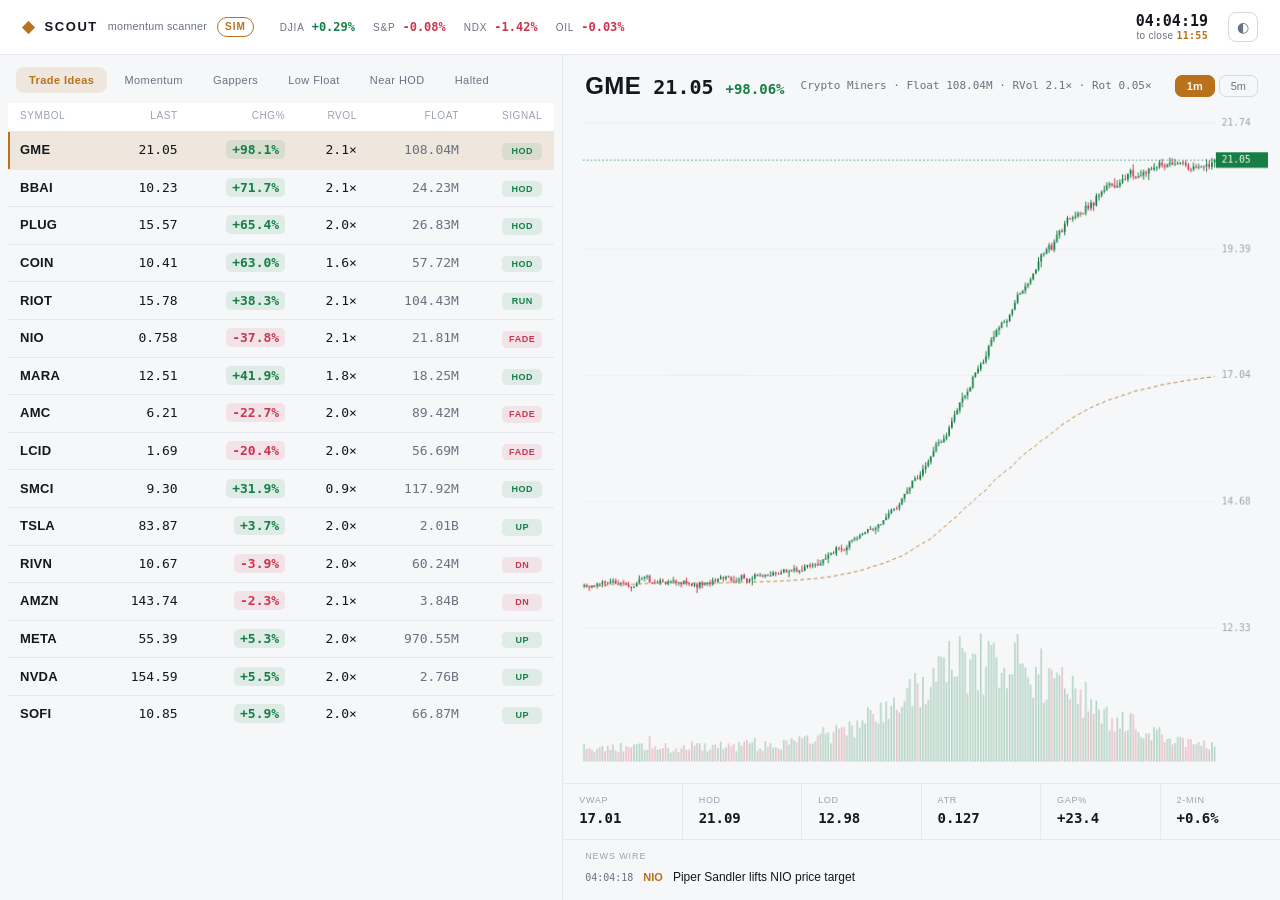
<file: standalone.html>
<!doctype html>
<html lang="en">
<head>
<meta charset="utf-8" />
<meta name="viewport" content="width=device-width, initial-scale=1" />
<link rel="icon" href="data:image/svg+xml,<svg xmlns='http://www.w3.org/2000/svg' viewBox='0 0 16 16'><text y='13' font-size='13'>%F0%9F%93%88</text></svg>" />
</head>
<body>
<title>SCOUT — Momentum Scanner</title>
<style>
  :root {
    --bg: #f6f7f9; --surface: #ffffff; --surface-2: #f0f2f5;
    --line: #e5e8ee; --line-strong: #d4d9e2;
    --text: #14171d; --muted: #6a7280; --faint: #9aa2b0;
    --accent: #b9721a; --accent-soft: rgba(185,114,26,.12);
    --up: #157f45; --up-soft: rgba(21,127,69,.10);
    --down: #cc3550; --down-soft: rgba(204,53,80,.10);
    --shadow: 0 1px 2px rgba(20,23,29,.05), 0 8px 24px rgba(20,23,29,.05);
  }
  @media (prefers-color-scheme: dark) {
    :root {
      --bg: #0a0c10; --surface: #111419; --surface-2: #161a21;
      --line: #1e232d; --line-strong: #2a303c;
      --text: #e8ecf3; --muted: #828c9c; --faint: #5b6472;
      --accent: #e8a13c; --accent-soft: rgba(232,161,60,.14);
      --up: #3fb950; --up-soft: rgba(63,185,80,.13);
      --down: #f0546a; --down-soft: rgba(240,84,106,.13);
      --shadow: 0 1px 2px rgba(0,0,0,.3), 0 12px 32px rgba(0,0,0,.35);
    }
  }
  :root[data-theme="light"] {
    --bg: #f6f7f9; --surface: #ffffff; --surface-2: #f0f2f5;
    --line: #e5e8ee; --line-strong: #d4d9e2;
    --text: #14171d; --muted: #6a7280; --faint: #9aa2b0;
    --accent: #b9721a; --accent-soft: rgba(185,114,26,.12);
    --up: #157f45; --up-soft: rgba(21,127,69,.10);
    --down: #cc3550; --down-soft: rgba(204,53,80,.10);
    --shadow: 0 1px 2px rgba(20,23,29,.05), 0 8px 24px rgba(20,23,29,.05);
  }
  :root[data-theme="dark"] {
    --bg: #0a0c10; --surface: #111419; --surface-2: #161a21;
    --line: #1e232d; --line-strong: #2a303c;
    --text: #e8ecf3; --muted: #828c9c; --faint: #5b6472;
    --accent: #e8a13c; --accent-soft: rgba(232,161,60,.14);
    --up: #3fb950; --up-soft: rgba(63,185,80,.13);
    --down: #f0546a; --down-soft: rgba(240,84,106,.13);
    --shadow: 0 1px 2px rgba(0,0,0,.3), 0 12px 32px rgba(0,0,0,.35);
  }

  * { box-sizing: border-box; }
  html, body { height: 100%; margin: 0; }
  body {
    background: var(--bg); color: var(--text);
    font-family: -apple-system, BlinkMacSystemFont, "Segoe UI", Roboto, Helvetica, Arial, sans-serif;
    font-size: 13px; line-height: 1.4;
    -webkit-font-smoothing: antialiased;
  }
  .mono { font-family: "SF Mono", "JetBrains Mono", "Roboto Mono", Menlo, Consolas, ui-monospace, monospace; font-variant-numeric: tabular-nums; }
  .up { color: var(--up); } .down { color: var(--down); } .muted { color: var(--muted); }

  .app { height: 100vh; display: flex; flex-direction: column; }

  /* ---------- top bar ---------- */
  .bar {
    display: flex; align-items: center; gap: 20px;
    padding: 12px 22px; border-bottom: 1px solid var(--line);
    background: var(--surface);
  }
  .brand { display: flex; align-items: center; gap: 10px; font-weight: 600; letter-spacing: .04em; }
  .brand .mk { color: var(--accent); font-size: 16px; }
  .brand b { font-weight: 700; letter-spacing: .12em; }
  .brand small { color: var(--muted); font-weight: 400; letter-spacing: .02em; }
  .chip {
    font-size: 10px; font-weight: 700; letter-spacing: .1em; padding: 2px 7px;
    border-radius: 999px; border: 1px solid var(--line-strong); color: var(--muted);
  }
  .chip.sim { color: var(--accent); border-color: var(--accent); }

  .idx { display: flex; gap: 18px; margin-left: 6px; }
  .idx .i { display: flex; align-items: baseline; gap: 7px; }
  .idx .i .n { font-size: 10px; letter-spacing: .08em; color: var(--muted); text-transform: uppercase; }
  .idx .i .v { font-size: 12px; font-weight: 600; }

  .spacer { flex: 1; }
  .clock { text-align: right; line-height: 1.15; }
  .clock .t { font-size: 15px; font-weight: 600; }
  .clock small { display: block; font-size: 10px; color: var(--muted); letter-spacing: .03em; }
  .clock small b { color: var(--accent); font-weight: 600; }
  .tbtn {
    background: none; border: 1px solid var(--line-strong); color: var(--muted);
    width: 30px; height: 30px; border-radius: 8px; cursor: pointer; font-size: 14px;
    display: grid; place-items: center; transition: color .15s, border-color .15s;
  }
  .tbtn:hover { color: var(--text); border-color: var(--accent); }
  .tbtn:focus-visible { outline: 2px solid var(--accent); outline-offset: 2px; }

  /* ---------- layout ---------- */
  .grid {
    flex: 1; min-height: 0; display: grid;
    grid-template-columns: minmax(380px, 44%) 1fr; gap: 0;
  }
  .ideas { border-right: 1px solid var(--line); display: flex; flex-direction: column; min-height: 0; }
  .detail { display: flex; flex-direction: column; min-height: 0; }

  /* ---------- tabs ---------- */
  .tabs { display: flex; gap: 4px; padding: 12px 16px 10px; overflow-x: auto; }
  .tab {
    font-size: 11px; letter-spacing: .04em; font-weight: 500; white-space: nowrap;
    padding: 6px 12px; border-radius: 8px; border: 1px solid transparent;
    color: var(--muted); background: none; cursor: pointer; transition: all .15s;
  }
  .tab:hover { color: var(--text); }
  .tab.active { color: var(--accent); background: var(--accent-soft); border-color: transparent; font-weight: 600; }
  .tab:focus-visible { outline: 2px solid var(--accent); outline-offset: 1px; }

  /* ---------- table ---------- */
  .tablewrap { flex: 1; overflow-y: auto; padding: 0 8px 12px; }
  table { width: 100%; border-collapse: collapse; }
  thead th {
    position: sticky; top: 0; z-index: 1; background: var(--surface);
    font-size: 10px; letter-spacing: .06em; text-transform: uppercase; font-weight: 500;
    color: var(--faint); text-align: right; padding: 6px 12px 8px;
  }
  thead th:first-child { text-align: left; }
  tbody td { padding: 9px 12px; text-align: right; border-top: 1px solid var(--line); white-space: nowrap; }
  tbody tr { cursor: pointer; transition: background .12s; }
  tbody tr:hover { background: var(--surface-2); }
  tbody tr.sel { background: var(--accent-soft); }
  tbody tr.sel td:first-child { box-shadow: inset 2px 0 0 var(--accent); }
  td.sym { text-align: left; font-weight: 700; letter-spacing: .02em; }
  td.sub { color: var(--muted); }
  .state {
    display: inline-block; font-size: 9px; font-weight: 700; letter-spacing: .06em;
    padding: 2px 6px; border-radius: 5px; min-width: 40px; text-align: center;
  }
  .s-RUN, .s-UP, .s-HOD { color: var(--up); background: var(--up-soft); }
  .s-FADE, .s-DN { color: var(--down); background: var(--down-soft); }
  .s-HALT { color: var(--accent); background: var(--accent-soft); }
  .pill { padding: 2px 6px; border-radius: 5px; font-weight: 600; }
  .pill.pos { background: var(--up-soft); } .pill.neg { background: var(--down-soft); }

  /* ---------- detail / chart ---------- */
  .dhead { display: flex; align-items: center; gap: 16px; padding: 14px 22px 10px; flex-wrap: wrap; }
  .dsym { display: flex; align-items: baseline; gap: 12px; }
  .dsym .cs { font-size: 24px; font-weight: 700; letter-spacing: .02em; }
  .dsym .cp { font-size: 20px; font-weight: 600; }
  .dsym .cc { font-size: 14px; font-weight: 600; }
  .dmeta { font-size: 11px; color: var(--muted); }
  .tf { margin-left: auto; display: flex; gap: 4px; }
  .tf button {
    font-size: 11px; padding: 4px 11px; border-radius: 7px; cursor: pointer;
    border: 1px solid var(--line-strong); background: none; color: var(--muted);
  }
  .tf button.on { color: var(--bg); background: var(--accent); border-color: var(--accent); font-weight: 700; }
  .chartwrap { flex: 1; min-height: 0; padding: 0 12px; position: relative; }
  canvas { width: 100%; height: 100%; display: block; }
  .stats { display: grid; grid-template-columns: repeat(6, 1fr); border-top: 1px solid var(--line); }
  .stat { padding: 10px 16px; border-right: 1px solid var(--line); }
  .stat:last-child { border-right: none; }
  .stat .k { font-size: 9px; letter-spacing: .08em; text-transform: uppercase; color: var(--faint); }
  .stat .v { font-size: 14px; font-weight: 600; margin-top: 2px; }
  .news { border-top: 1px solid var(--line); padding: 10px 22px 14px; display: flex; flex-direction: column; gap: 7px; }
  .news .h { font-size: 9px; letter-spacing: .1em; text-transform: uppercase; color: var(--faint); }
  .news .row { display: flex; gap: 10px; align-items: baseline; }
  .news .row .tm { font-size: 10px; color: var(--muted); }
  .news .row .sy { font-size: 11px; font-weight: 700; color: var(--accent); }
  .news .row .hd { font-size: 12px; color: var(--text); overflow: hidden; text-overflow: ellipsis; white-space: nowrap; }

  @media (max-width: 860px) {
    .grid { grid-template-columns: 1fr; grid-template-rows: 1fr 1fr; }
    .ideas { border-right: none; border-bottom: 1px solid var(--line); }
    .idx { display: none; }
  }
  @media (prefers-reduced-motion: reduce) { * { transition: none !important; animation: none !important; } }
</style>

<div class="app">
  <header class="bar">
    <div class="brand"><span class="mk">◆</span> <b>SCOUT</b> <small>momentum scanner</small>
      <span class="chip sim" id="mode">SIM</span></div>
    <div class="idx" id="idx"></div>
    <div class="spacer"></div>
    <div class="clock"><span class="t mono" id="clock">--:--:--</span>
      <small>to close <b id="cd" class="mono">--:--</b></small></div>
    <button class="tbtn" id="themeBtn" title="Toggle light / dark" aria-label="Toggle theme">◐</button>
  </header>

  <main class="grid">
    <section class="ideas">
      <div class="tabs" id="tabs"></div>
      <div class="tablewrap">
        <table>
          <thead><tr>
            <th>Symbol</th><th>Last</th><th>Chg%</th><th>RVol</th><th>Float</th><th>Signal</th>
          </tr></thead>
          <tbody id="rows"></tbody>
        </table>
      </div>
    </section>

    <section class="detail">
      <div class="dhead">
        <div class="dsym">
          <span class="cs" id="cSym">—</span>
          <span class="cp mono" id="cPrice"></span>
          <span class="cc mono" id="cChg"></span>
        </div>
        <div class="dmeta mono" id="cMeta"></div>
        <div class="tf" id="tf">
          <button data-tf="1m" class="on">1m</button>
          <button data-tf="5m">5m</button>
        </div>
      </div>
      <div class="chartwrap"><canvas id="chart"></canvas></div>
      <div class="stats" id="stats"></div>
      <div class="news">
        <div class="h">News wire</div>
        <div id="news"></div>
      </div>
    </section>
  </main>
</div>

<script>
"use strict";
/* ---------------- utilities ---------------- */
const $ = id => document.getElementById(id);
function mulberry32(a){return function(){a|=0;a=a+0x6D2B79F5|0;let t=Math.imul(a^a>>>15,1|a);t=t+Math.imul(t^t>>>7,61|t)^t;return((t^t>>>14)>>>0)/4294967296;};}
function hash(s){let h=2166136261;for(let i=0;i<s.length;i++){h^=s.charCodeAt(i);h=Math.imul(h,16777619);}return h>>>0;}
function gauss(r){let u=0,v=0;while(u===0)u=r();while(v===0)v=r();return Math.sqrt(-2*Math.log(u))*Math.cos(2*Math.PI*v);}
const fmt=(n,d=2)=>(n==null||isNaN(n))?"—":Number(n).toFixed(d);
const sgn=v=>v>0?"+":"";
function fvol(v){if(v>=1e9)return(v/1e9).toFixed(2)+"B";if(v>=1e6)return(v/1e6).toFixed(2)+"M";if(v>=1e3)return(v/1e3).toFixed(1)+"K";return String(Math.round(v||0));}
function hhmmss(t){return new Date(t*1000).toLocaleTimeString("en-US",{hour12:false});}

/* ---------------- universe ---------------- */
const BIG=new Set(["NVDA","TSLA","AMD","AAPL","META","AMZN","PLTR","INTC","BAC","F","NFLX"]);
const RUN={MARA:.55,RIOT:.35,COIN:.60,SMCI:.70,BBAI:.45,PLUG:.50,GME:.40};
const FADE={NIO:.30,LCID:.50,AMC:.40};
const SECTORS=["Technology","Financials","Energy","Healthcare","Crypto Miners","Consumer","EV / Auto","Semiconductors"];
const SYMS=["NVDA","TSLA","AMD","COIN","MARA","RIOT","SMCI","BBAI","PLUG","GME","AMC","SOFI",
  "NIO","LCID","RIVN","HOOD","AAPL","META","AMZN","PLTR","SNAP","F","INTC","BAC"];
const NEWS_T=[
  "{s} prices registered direct offering","{s} receives FDA clearance for lead program",
  "{s} Q3 revenue tops estimates, guides higher","Piper Sandler lifts {s} price target",
  "{s} announces strategic partnership","{s} files S-3 shelf registration",
  "RBC initiates {s} at Outperform","{s} short interest climbs to {n}% of float",
  "Insider buying reported at {s} (Form 4)","{s} to join small-cap index at rebalance"];
const SESSION=390;

/* ---------------- build deterministic sessions ---------------- */
function buildSym(sym, dayShift){
  const r=mulberry32(hash(sym)^dayShift);
  const big=BIG.has(sym);
  const prevClose=big?25+r()*195:0.9+r()*11;
  const floatSh=big?3e8+r()*3.7e9:2e6+r()*118e6;
  const avgVol=big?2e7+r()*6e7:3e5+r()*7.7e6;
  const volp=0.008+r()*0.02;
  const runner=RUN[sym]!=null, fader=FADE[sym]!=null;
  const gap=runner?0.05+r()*0.20:fader?-(0.03+r()*0.09):(r()-0.5)*0.06;
  const peak=RUN[sym]??FADE[sym]??0.5;
  const target=runner?0.30+r()*0.80:fader?-(0.15+r()*0.30):(r()-0.4)*0.09;
  const noise=Math.min(0.0035,volp*0.15);
  const candles=[]; let prevC=prevClose*(1+gap), eps=0;
  for(let i=0;i<SESSION;i++){
    const frac=i/SESSION;
    const climb=1/(1+Math.exp(-(frac-peak)/0.06));
    const fade=Math.max(0,frac-peak)*0.5;
    const level=prevClose*(1+gap+target*(climb-fade));
    eps=eps*0.7+gauss(r)*noise;
    const c=Math.max(.01,level*(1+eps));
    const o=prevC;
    const hi=Math.max(o,c)*(1+Math.abs(gauss(r))*noise);
    const lo=Math.min(o,c)*(1-Math.abs(gauss(r))*noise);
    const intensity=Math.abs(c-o)/Math.max(o,1e-6);
    const vmult=0.6+4*Math.exp(-((frac-peak)**2)/(2*0.08**2))+40*intensity;
    candles.push({o,h:hi,l:lo,c,v:avgVol/SESSION*vmult*(0.7+r()*0.7)});
    prevC=c;
  }
  return {sym,prevClose,floatSh,avgVol,big,runner,fader,candles,
    sector:SECTORS[hash(sym)%SECTORS.length]};
}

let day=0;
let book=SYMS.map(s=>buildSym(s,day));
let revealed=Math.floor(0.62*SESSION);
const halts={}; let news=[]; let newsLast=0;

/* ---------------- metrics ---------------- */
function metrics(b){
  const n=Math.min(revealed,b.candles.length);
  const vis=b.candles.slice(0,n);
  const last=vis[n-1];
  const price=last.c, open=vis[0].o;
  let hod=-1e9,lod=1e9,vol=0,pv=0;
  for(const k of vis){hod=Math.max(hod,k.h);lod=Math.min(lod,k.l);vol+=k.v;pv+=(k.h+k.l+k.c)/3*k.v;}
  const vwap=vol?pv/vol:price;
  const chg=(price-b.prevClose)/b.prevClose*100;
  const gap=(open-b.prevClose)/b.prevClose*100;
  const frac=n/SESSION, rvol=vol/(b.avgVol*frac||1);
  // ATR(14)
  let tr=0,cnt=0,pc=vis[Math.max(0,n-15)].o;
  for(let i=Math.max(0,n-14);i<n;i++){const k=vis[i];tr+=Math.max(k.h-k.l,Math.abs(k.h-pc),Math.abs(k.l-pc));pc=k.c;cnt++;}
  const atr=cnt?tr/cnt:0;
  const ref=vis[Math.max(0,n-3)].c, mom2=ref?(price-ref)/ref*100:0;
  const distHod=hod?(price-hod)/hod*100:0;
  const rot=b.floatSh?vol/b.floatSh:0;
  const halted=!!halts[b.sym];
  let state=halted?"HALT":b.runner?(Math.abs(distHod)<=0.6?"HOD":"RUN"):b.fader?"FADE":(chg>0?"UP":"DN");
  return {sym:b.sym,price,chg,gap,vol,rvol,atr,vwap,hod,lod,distHod,mom2,rot,
    floatSh:b.floatSh,sector:b.sector,state,vis};
}
function allMetrics(){return book.map(metrics);}

/* ---------------- filters (tabs) ---------------- */
const TABS={
  "Trade Ideas":rs=>rs.filter(m=>m.price>=0.5&&m.price<=600)
      .map(m=>[m,Math.abs(m.chg)*0.4+m.mom2*3+(m.rvol-1)*8]).sort((a,b)=>b[1]-a[1]).map(x=>x[0]),
  "Momentum":rs=>rs.filter(m=>Math.abs(m.mom2)>0.1).sort((a,b)=>b.mom2-a.mom2),
  "Gappers":rs=>rs.filter(m=>m.gap>=3).sort((a,b)=>b.gap-a.gap),
  "Low Float":rs=>rs.filter(m=>m.floatSh<=50e6&&m.chg>0).sort((a,b)=>b.chg-a.chg),
  "Near HOD":rs=>rs.filter(m=>m.chg>0&&Math.abs(m.distHod)<=1).sort((a,b)=>b.distHod-a.distHod),
  "Halted":rs=>rs.filter(m=>m.state==="HALT"),
};
let activeTab="Trade Ideas";
let focus=null, tf="1m", lastMetrics=[];

/* ---------------- render: tabs + table ---------------- */
function renderTabs(){
  const el=$("tabs"); el.innerHTML="";
  Object.keys(TABS).forEach(name=>{
    const b=document.createElement("button");
    b.className="tab"+(name===activeTab?" active":""); b.textContent=name;
    b.onclick=()=>{activeTab=name;renderTabs();renderTable();};
    el.appendChild(b);
  });
}
function renderTable(){
  const rows=TABS[activeTab](lastMetrics).slice(0,16);
  const tb=$("rows"); tb.innerHTML="";
  if(!rows.length){tb.innerHTML='<tr><td colspan="6" class="muted" style="text-align:center;padding:24px">— no names match this filter right now —</td></tr>';return;}
  for(const m of rows){
    const tr=document.createElement("tr");
    if(m.sym===focus)tr.className="sel";
    const chgCls=m.chg>0?"up":m.chg<0?"down":"muted";
    tr.innerHTML=`<td class="sym">${m.sym}</td>
      <td class="mono">${fmt(m.price,m.price<1?3:2)}</td>
      <td class="mono ${chgCls}"><span class="pill ${m.chg>0?'pos':m.chg<0?'neg':''}">${sgn(m.chg)}${fmt(m.chg,1)}%</span></td>
      <td class="mono">${fmt(m.rvol,1)}×</td>
      <td class="mono sub">${fvol(m.floatSh)}</td>
      <td><span class="state s-${m.state}">${m.state}</span></td>`;
    tr.onclick=()=>{focus=m.sym;renderTable();renderDetail();};
    tb.appendChild(tr);
  }
}

/* ---------------- render: detail + chart ---------------- */
function renderDetail(){
  const m=lastMetrics.find(x=>x.sym===focus);
  if(!m)return;
  $("cSym").textContent=m.sym;
  $("cPrice").textContent=fmt(m.price,m.price<1?3:2);
  const cc=$("cChg");cc.textContent=`${sgn(m.chg)}${fmt(m.chg,2)}%`;
  cc.className="cc mono "+(m.chg>0?"up":m.chg<0?"down":"muted");
  $("cMeta").textContent=`${m.sector} · Float ${fvol(m.floatSh)} · RVol ${fmt(m.rvol,1)}× · Rot ${fmt(m.rot,2)}×`;
  const st=[["VWAP",fmt(m.vwap,2)],["HOD",fmt(m.hod,2)],["LOD",fmt(m.lod,2)],
    ["ATR",fmt(m.atr,3)],["Gap%",sgn(m.gap)+fmt(m.gap,1)],["2-Min",sgn(m.mom2)+fmt(m.mom2,1)+"%"]];
  $("stats").innerHTML=st.map(([k,v])=>`<div class="stat"><div class="k">${k}</div><div class="v mono">${v}</div></div>`).join("");
  drawChart(m);
}
function css(v){return getComputedStyle(document.documentElement).getPropertyValue(v).trim();}
function drawChart(m){
  const cv=$("chart"),wrap=cv.parentElement;
  const dpr=window.devicePixelRatio||1;
  const W=wrap.clientWidth,H=wrap.clientHeight;
  cv.width=W*dpr;cv.height=H*dpr;
  const x=cv.getContext("2d");x.setTransform(dpr,0,0,dpr,0,0);x.clearRect(0,0,W,H);
  let bars=m.vis;
  if(tf==="5m"){const out=[];for(let i=0;i<bars.length;i+=5){const c=bars.slice(i,i+5);if(!c.length)continue;out.push({o:c[0].o,h:Math.max(...c.map(k=>k.h)),l:Math.min(...c.map(k=>k.l)),c:c[c.length-1].c,v:c.reduce((a,k)=>a+k.v,0)});}bars=out;}
  if(!bars.length)return;
  const padR=54,padB=22,padT=10,padL=8;
  const pw=W-padR-padL,ph=H-padB-padT,volH=ph*0.20,priceH=ph-volH-6;
  let hi=-1e9,lo=1e9,mv=0;for(const b of bars){hi=Math.max(hi,b.h);lo=Math.min(lo,b.l);mv=Math.max(mv,b.v);}
  const pad=(hi-lo)*0.08||1;hi+=pad;lo-=pad;
  const px=i=>padL+(i+0.5)*(pw/bars.length);
  const py=p=>padT+(1-(p-lo)/(hi-lo))*priceH;
  const vy=v=>padT+priceH+6+(1-v/mv)*volH;
  const cUp=css("--up"),cDn=css("--down"),cLine=css("--line"),cMut=css("--faint"),cAcc=css("--accent"),cBg=css("--bg");
  x.strokeStyle=cLine;x.fillStyle=cMut;x.font='10px "SF Mono",Menlo,monospace';x.lineWidth=1;
  for(let i=0;i<=4;i++){const p=lo+(hi-lo)*i/4,yy=py(p);x.globalAlpha=.5;x.beginPath();x.moveTo(padL,yy);x.lineTo(padL+pw,yy);x.stroke();x.globalAlpha=1;x.fillText(p.toFixed(p<1?3:2),padL+pw+6,yy+3);}
  // vwap
  let pv=0,cv2=0;const vw=bars.map(b=>{const tp=(b.h+b.l+b.c)/3;pv+=tp*b.v;cv2+=b.v;return cv2?pv/cv2:b.c;});
  x.strokeStyle=cAcc;x.globalAlpha=.85;x.setLineDash([4,3]);x.beginPath();vw.forEach((p,i)=>{const xx=px(i),yy=py(p);i?x.lineTo(xx,yy):x.moveTo(xx,yy);});x.stroke();x.setLineDash([]);x.globalAlpha=1;
  const cw=Math.max(1,(pw/bars.length)*0.62);
  bars.forEach((b,i)=>{
    const up=b.c>=b.o,col=up?cUp:cDn,xx=px(i);
    x.globalAlpha=.28;x.fillStyle=col;const vY=vy(b.v),vB=padT+priceH+6+volH;x.fillRect(xx-cw/2,vY,cw,vB-vY);x.globalAlpha=1;
    x.strokeStyle=col;x.beginPath();x.moveTo(xx,py(b.h));x.lineTo(xx,py(b.l));x.stroke();
    x.fillStyle=col;const yo=py(b.o),yc=py(b.c);x.fillRect(xx-cw/2,Math.min(yo,yc),cw,Math.max(1,Math.abs(yc-yo)));
  });
  const last=bars[bars.length-1].c,upDay=last>=bars[0].o,col=upDay?cUp:cDn;
  x.strokeStyle=col;x.globalAlpha=.6;x.setLineDash([2,2]);x.beginPath();x.moveTo(padL,py(last));x.lineTo(padL+pw,py(last));x.stroke();x.setLineDash([]);x.globalAlpha=1;
  x.fillStyle=col;x.fillRect(padL+pw,py(last)-8,padR,16);x.fillStyle=cBg;x.fillText(last.toFixed(last<1?3:2),padL+pw+6,py(last)+3);
}

/* ---------------- indices, news, clock ---------------- */
function renderIdx(){
  const defs=[["DJIA",44000],["S&P",6300],["NDX",20500],["Oil",78]];
  const r=mulberry32(Math.floor(Date.now()/20000));
  $("idx").innerHTML=defs.map(([n,base])=>{const chg=(n==="Oil"?(r()*10-3):(r()*3.2-1.6));const cls=chg>=0?"up":"down";
    return `<div class="i"><span class="n">${n}</span><span class="v mono ${cls}">${sgn(chg)}${chg.toFixed(2)}%</span></div>`;}).join("");
}
function pushNews(){
  const now=Date.now()/1000;
  if(now-newsLast>6&&Math.random()<0.6){
    const s=SYMS[Math.floor(Math.random()*SYMS.length)];
    const h=NEWS_T[Math.floor(Math.random()*NEWS_T.length)].replace("{s}",s).replace("{n}",2+Math.floor(Math.random()*22));
    news.unshift({t:Math.floor(now),s,h});news=news.slice(0,6);newsLast=now;
  }
  $("news").innerHTML=news.slice(0,3).map(n=>`<div class="row"><span class="tm mono">${hhmmss(n.t)}</span><span class="sy">${n.s}</span><span class="hd">${n.h}</span></div>`).join("")||'<div class="row muted">— wire quiet —</div>';
}
function clock(){
  const now=Date.now()/1000;$("clock").textContent=hhmmss(now);
  const d=new Date(),cl=new Date(d);cl.setHours(16,0,0,0);let s=Math.max(0,Math.floor((cl-d)/1000));
  const h=String(Math.floor(s/3600)).padStart(2,"0"),m=String(Math.floor(s%3600/60)).padStart(2,"0");
  $("cd").textContent=`${h}:${m}`;
}
function maybeHalt(){
  const now=Date.now()/1000;
  for(const k in halts){if(halts[k]<now)delete halts[k];}
  if(Math.random()<0.05&&Object.keys(halts).length<2){const s=Object.keys(RUN)[Math.floor(Math.random()*Object.keys(RUN).length)];halts[s]=now+30+Math.random()*90;}
}

/* ---------------- loop ---------------- */
function tick(){
  revealed++;
  if(revealed>=SESSION){day++;book=SYMS.map(s=>buildSym(s,day));revealed=Math.floor(0.4*SESSION);}
  maybeHalt();
  lastMetrics=allMetrics();
  if(!focus){const ideas=TABS["Trade Ideas"](lastMetrics);focus=(ideas[0]||lastMetrics[0]).sym;}
  renderTable();renderDetail();pushNews();
}
function fast(){renderIdx();}

/* ---------------- theme ---------------- */
function initTheme(){
  let t=null;try{t=localStorage.getItem("scout-theme");}catch(e){}
  if(t)document.documentElement.setAttribute("data-theme",t);
  $("themeBtn").onclick=()=>{
    const cur=document.documentElement.getAttribute("data-theme");
    const isDark=cur?cur==="dark":matchMedia("(prefers-color-scheme: dark)").matches;
    const next=isDark?"light":"dark";
    document.documentElement.setAttribute("data-theme",next);
    try{localStorage.setItem("scout-theme",next);}catch(e){}
    if(focus)drawChart(lastMetrics.find(x=>x.sym===focus));
  };
}

/* ---------------- boot ---------------- */
$("tf").querySelectorAll("button").forEach(b=>b.onclick=()=>{
  $("tf").querySelectorAll("button").forEach(x=>x.classList.remove("on"));
  b.classList.add("on");tf=b.dataset.tf;if(focus)renderDetail();
});
window.addEventListener("resize",()=>{if(focus)drawChart(lastMetrics.find(x=>x.sym===focus));});
initTheme();renderTabs();renderIdx();
lastMetrics=allMetrics();focus=TABS["Trade Ideas"](lastMetrics)[0].sym;
renderTable();renderDetail();pushNews();clock();
setInterval(clock,1000);
setInterval(fast,4000);
setInterval(tick,2500);
</script>

</body>
</html>
</file>
